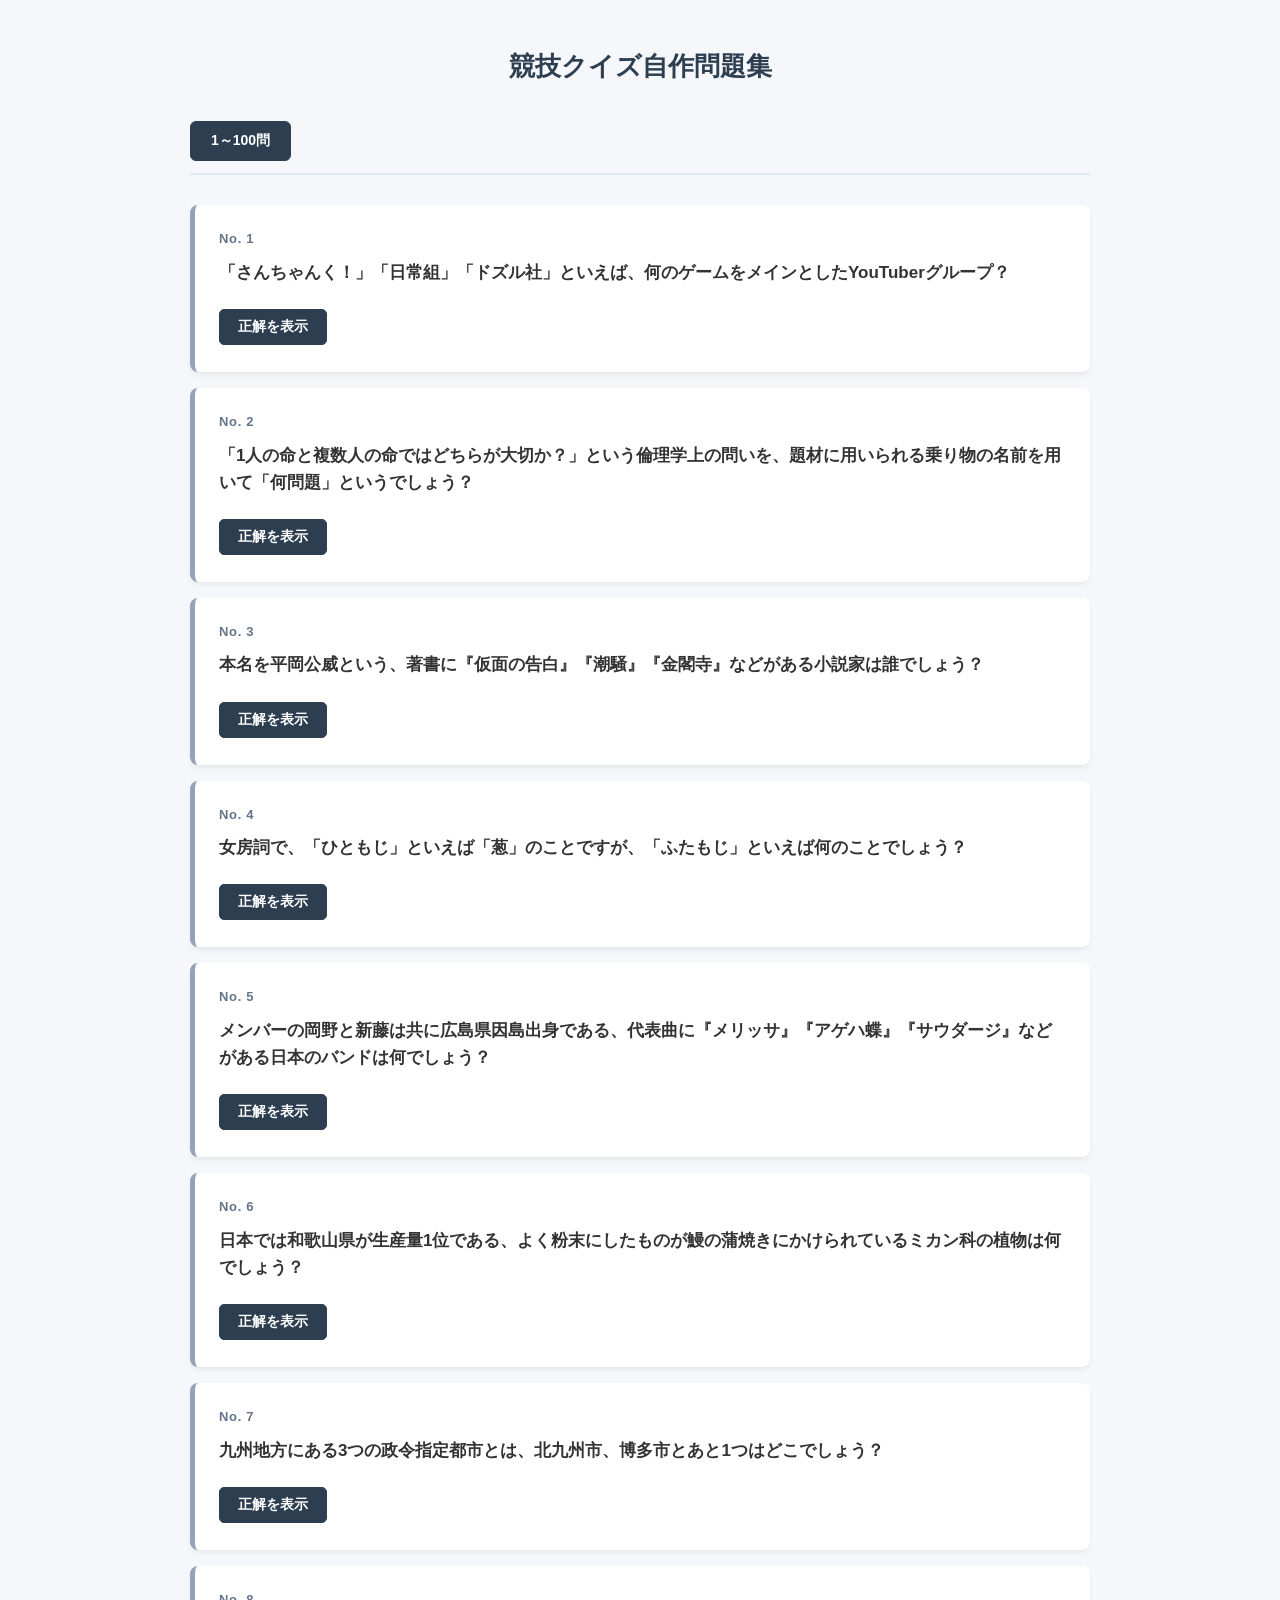
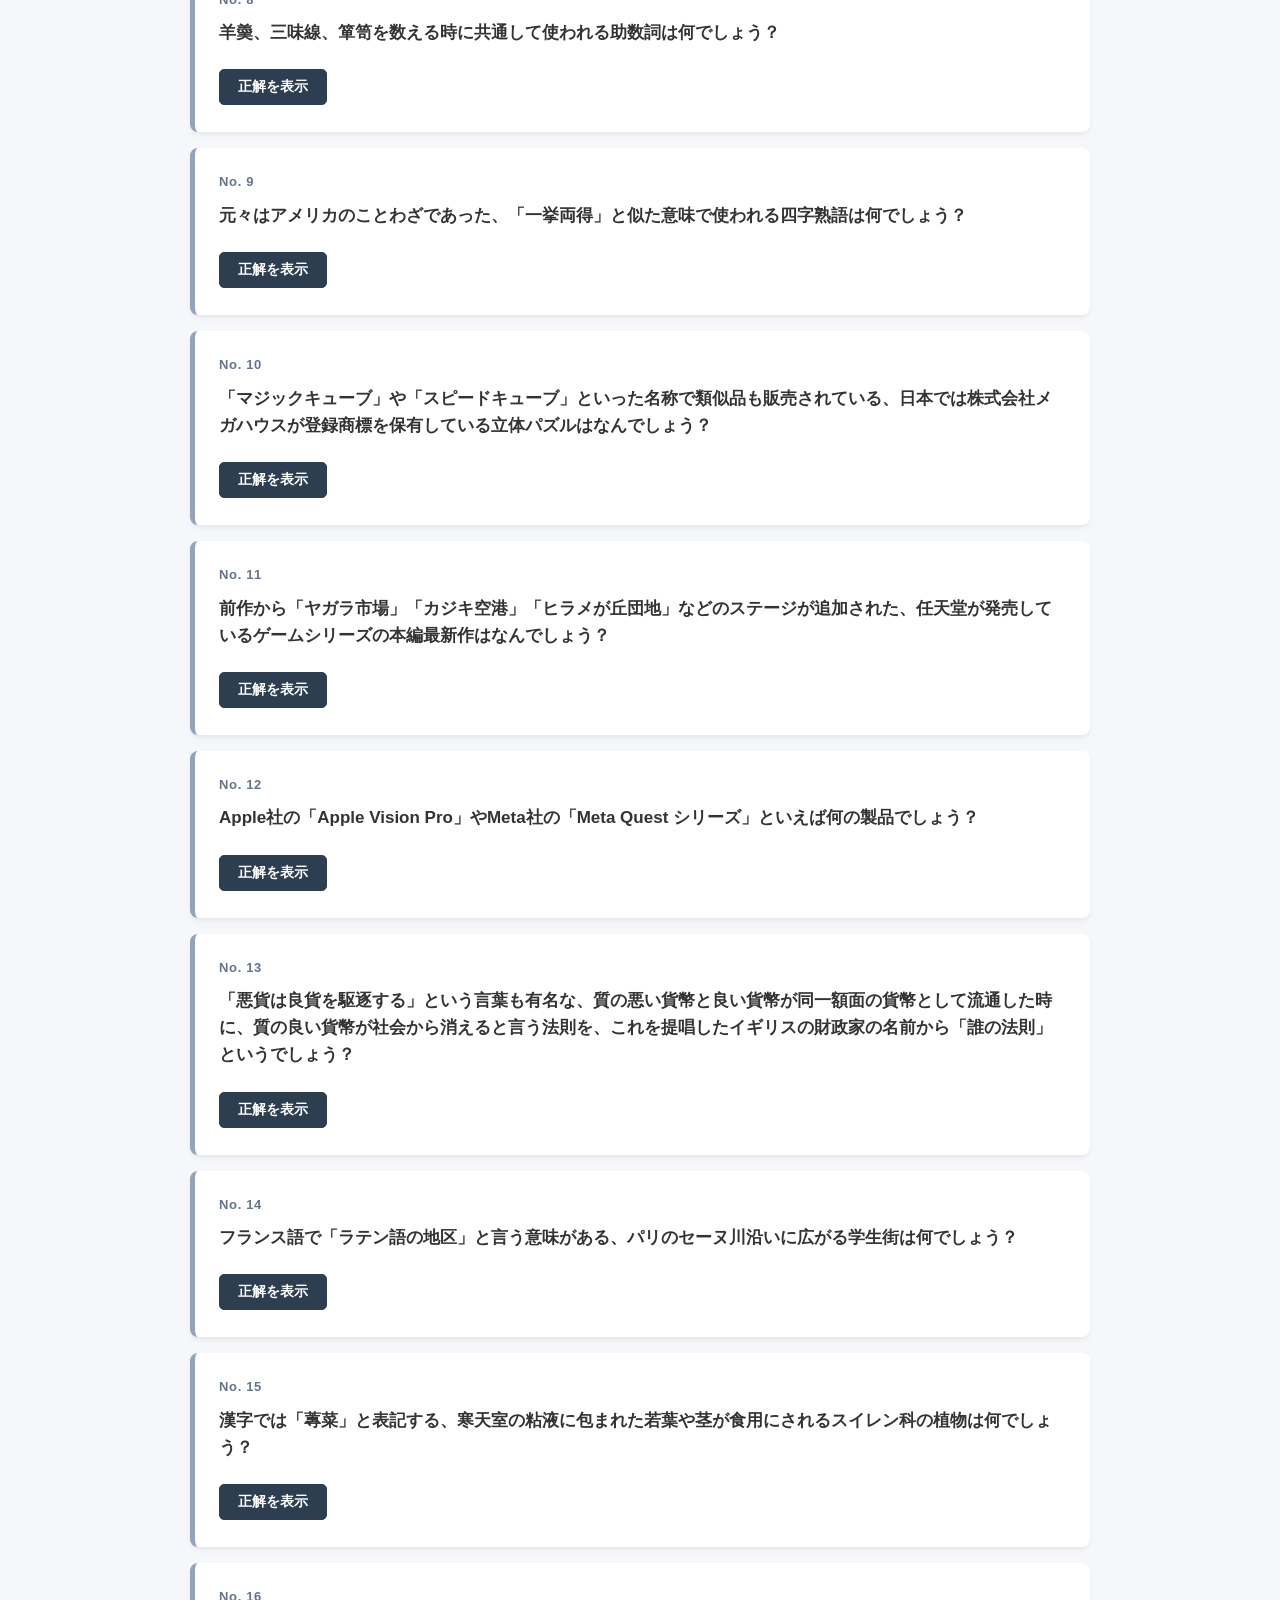
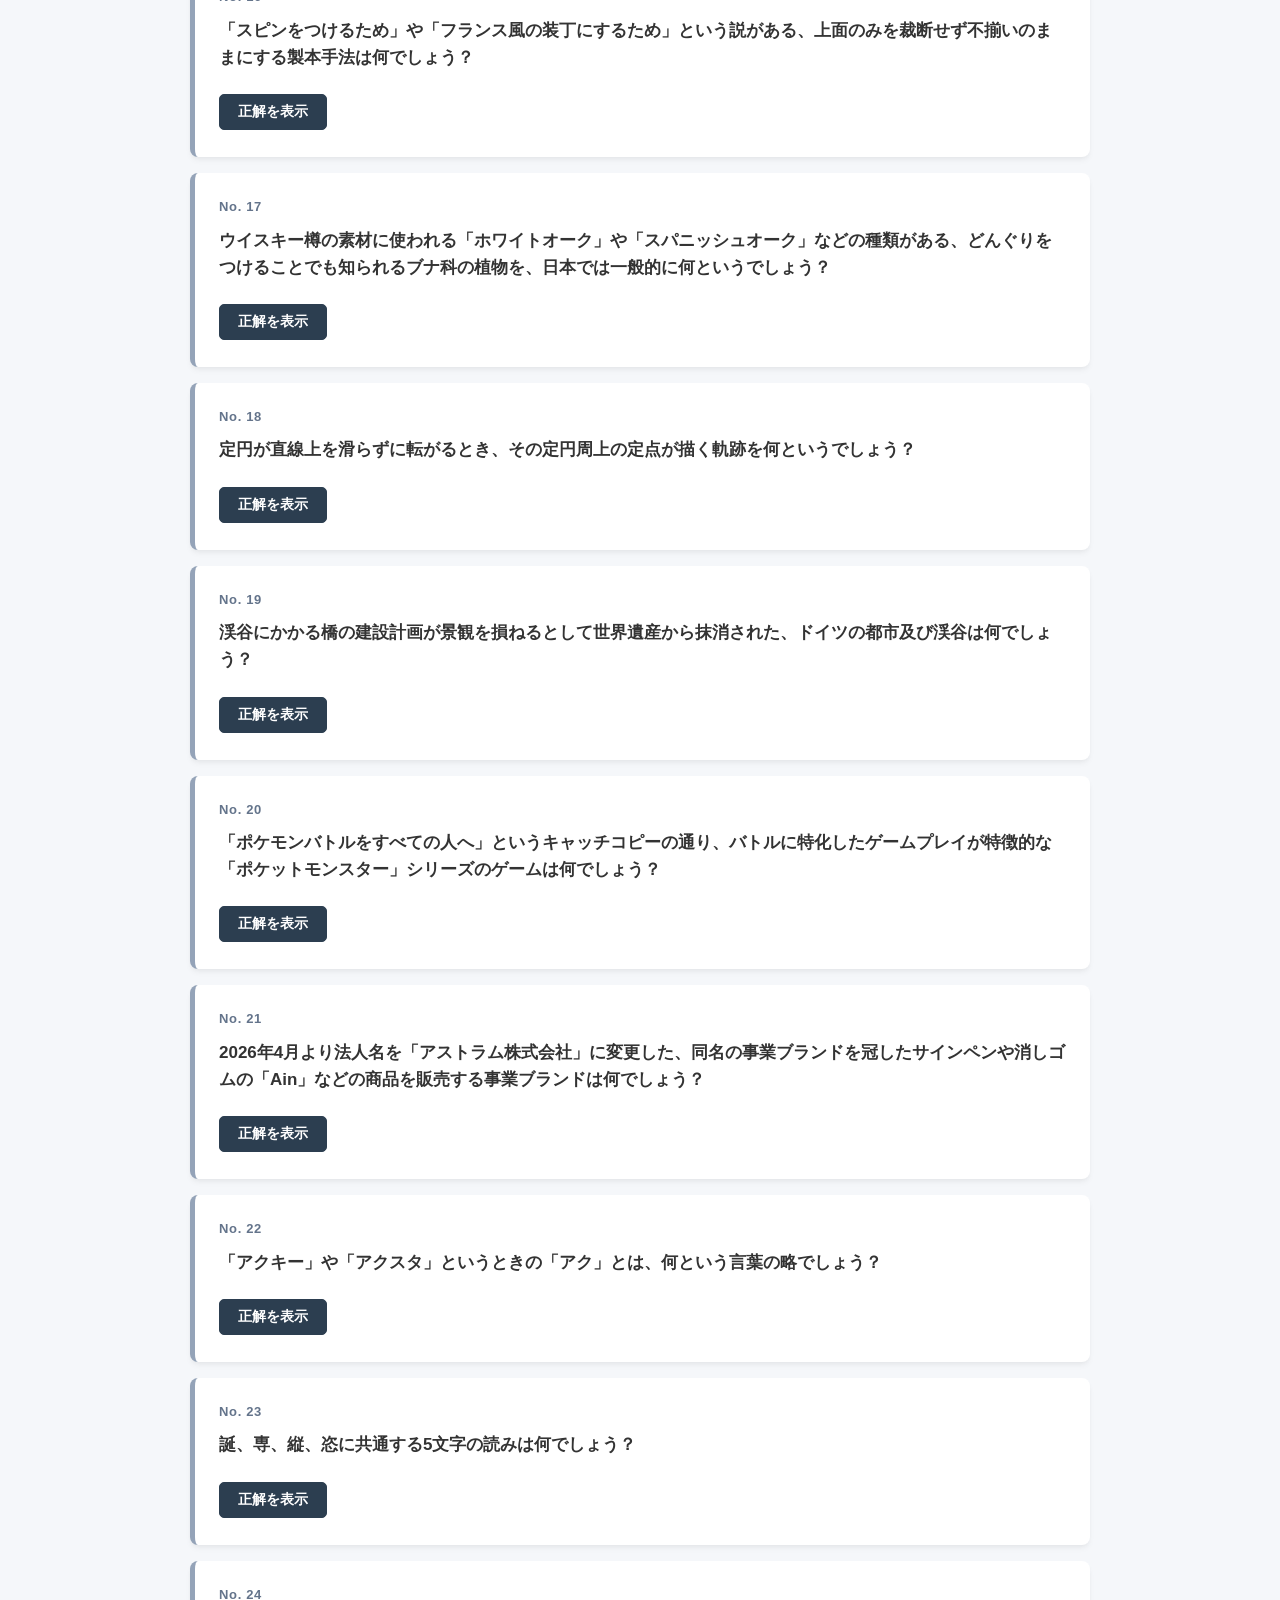
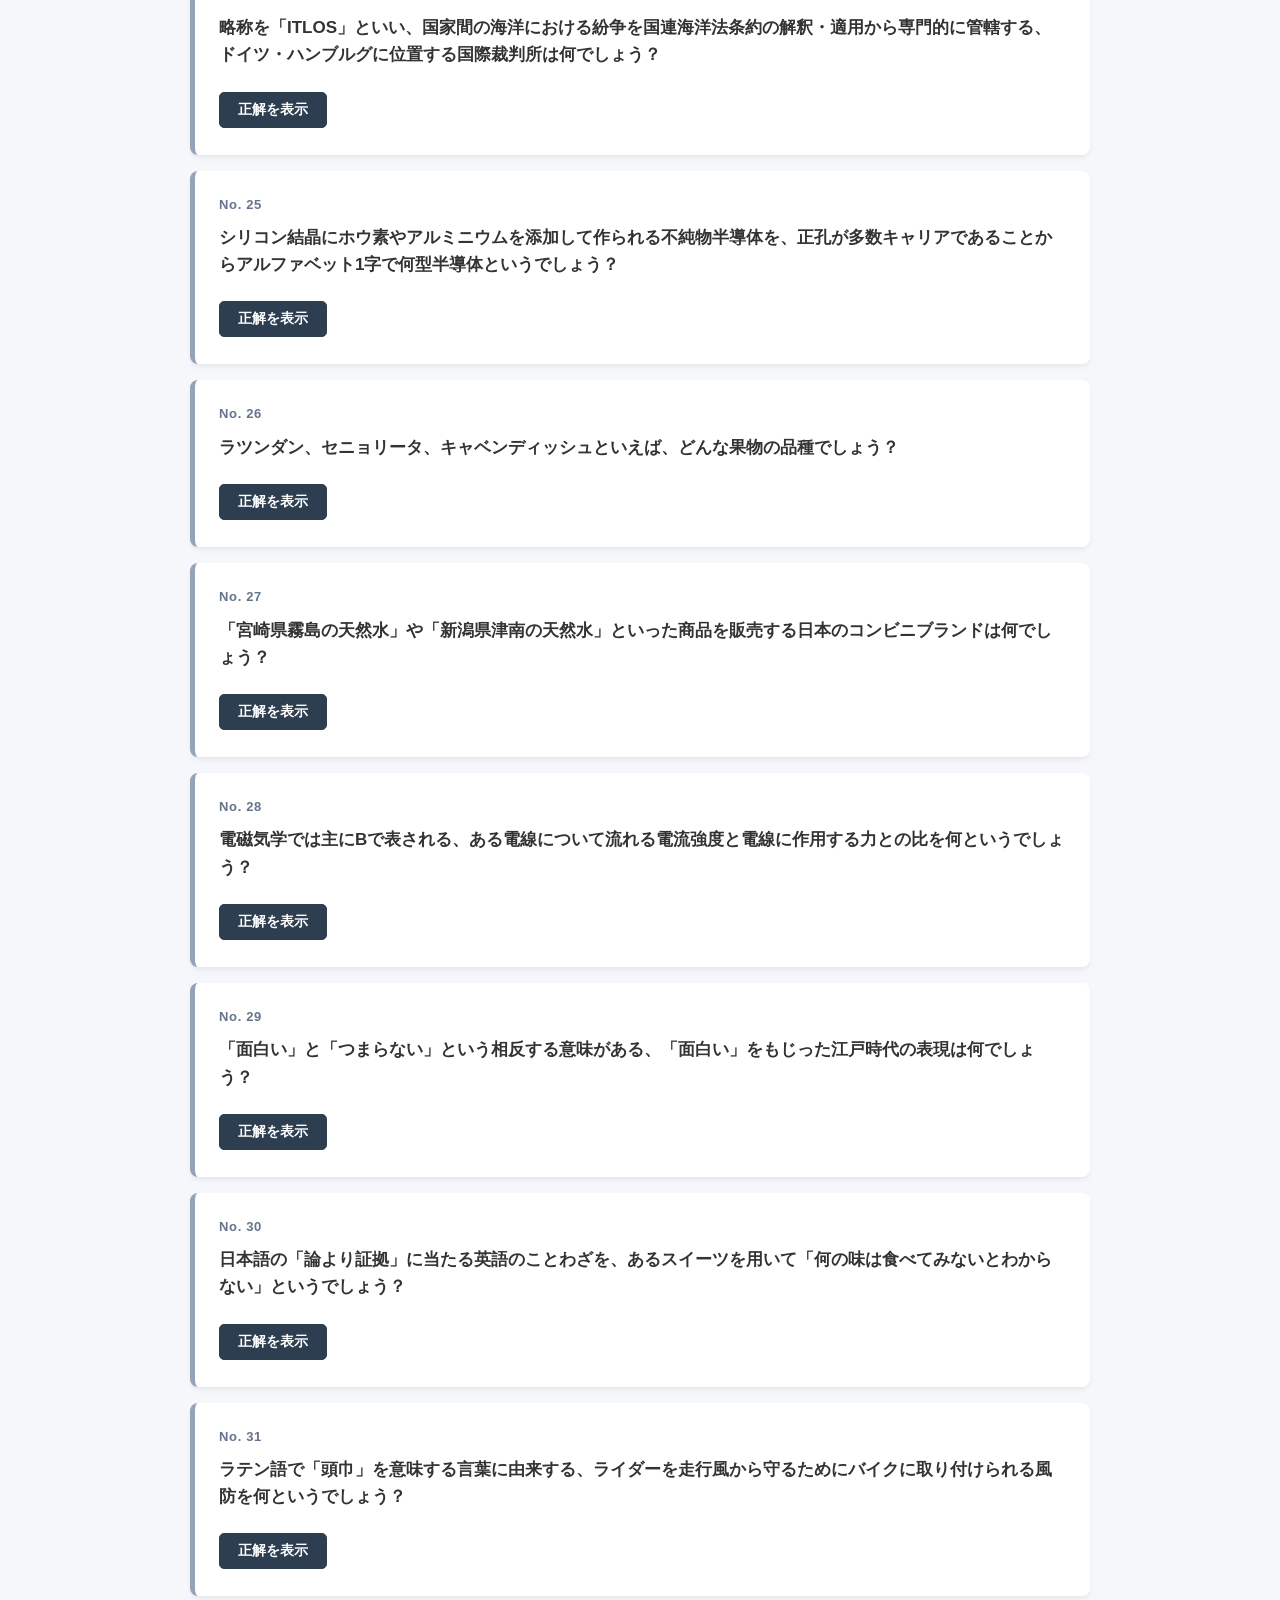
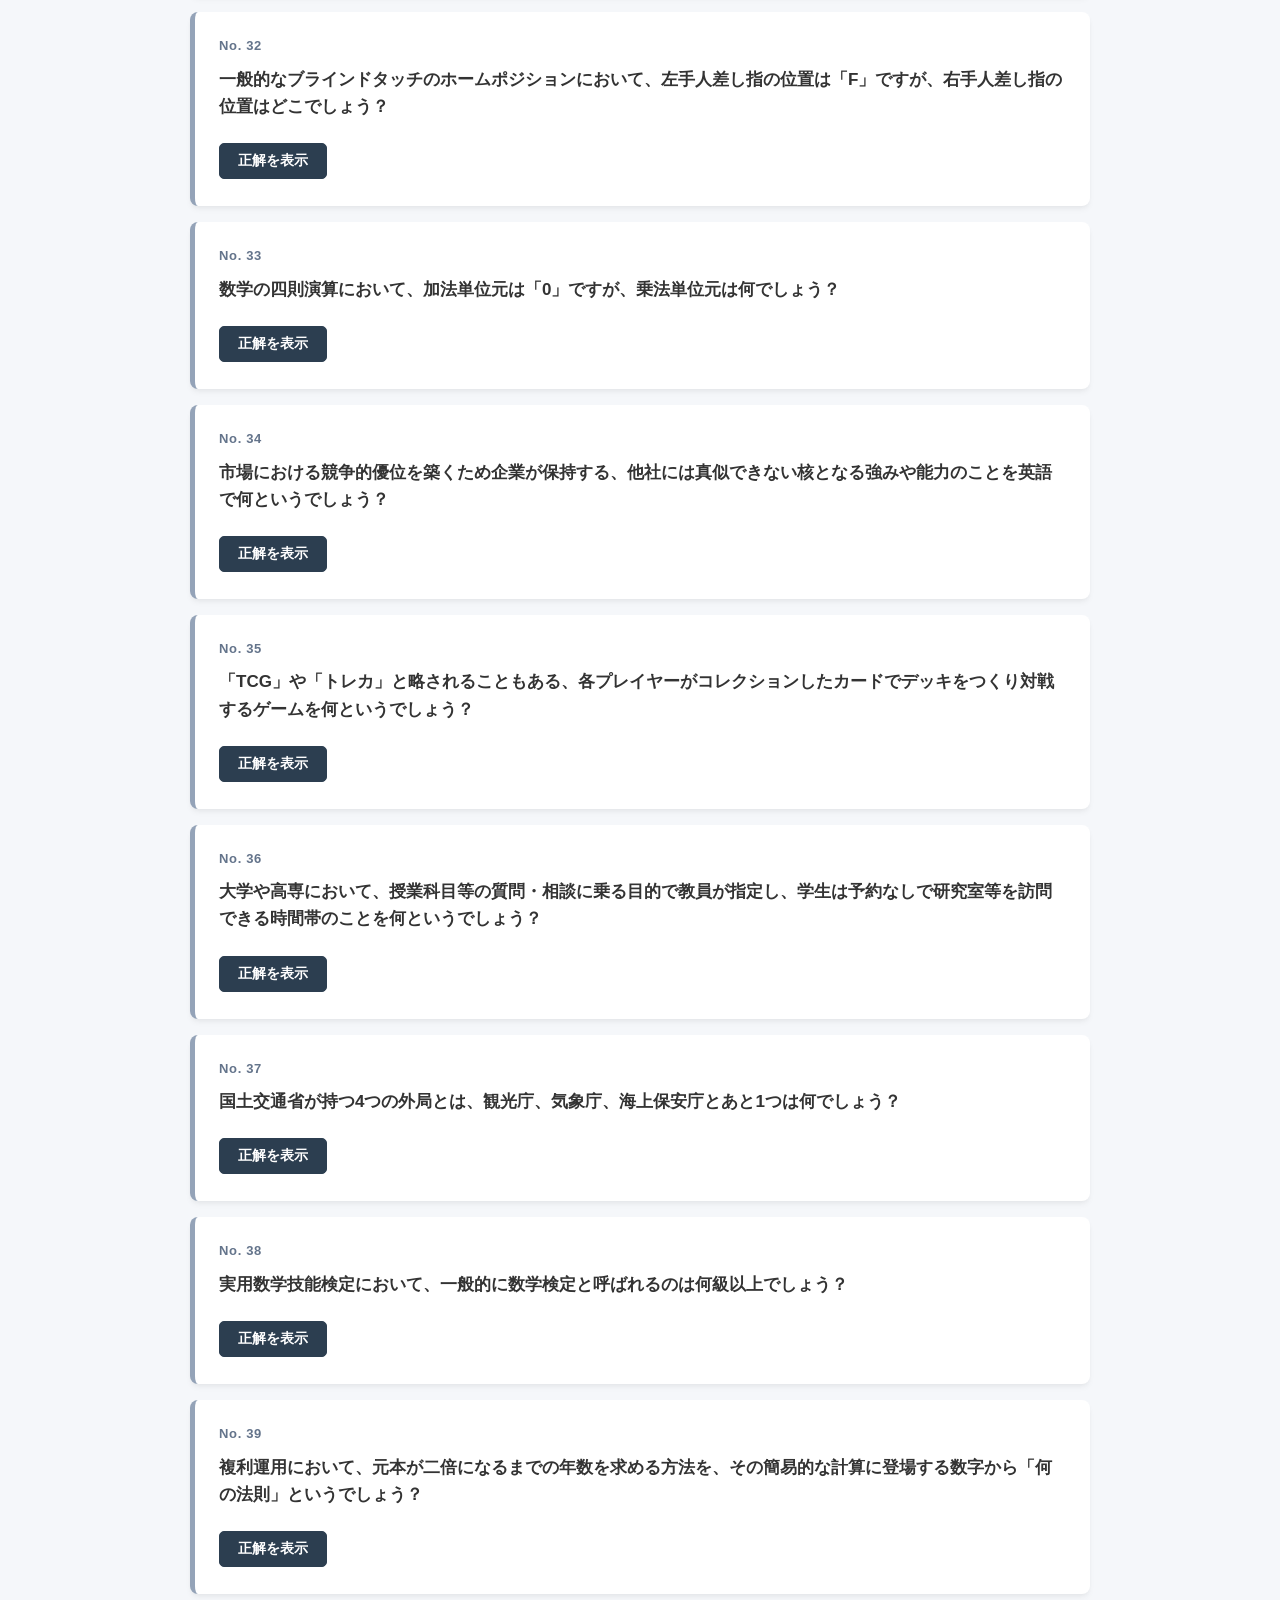
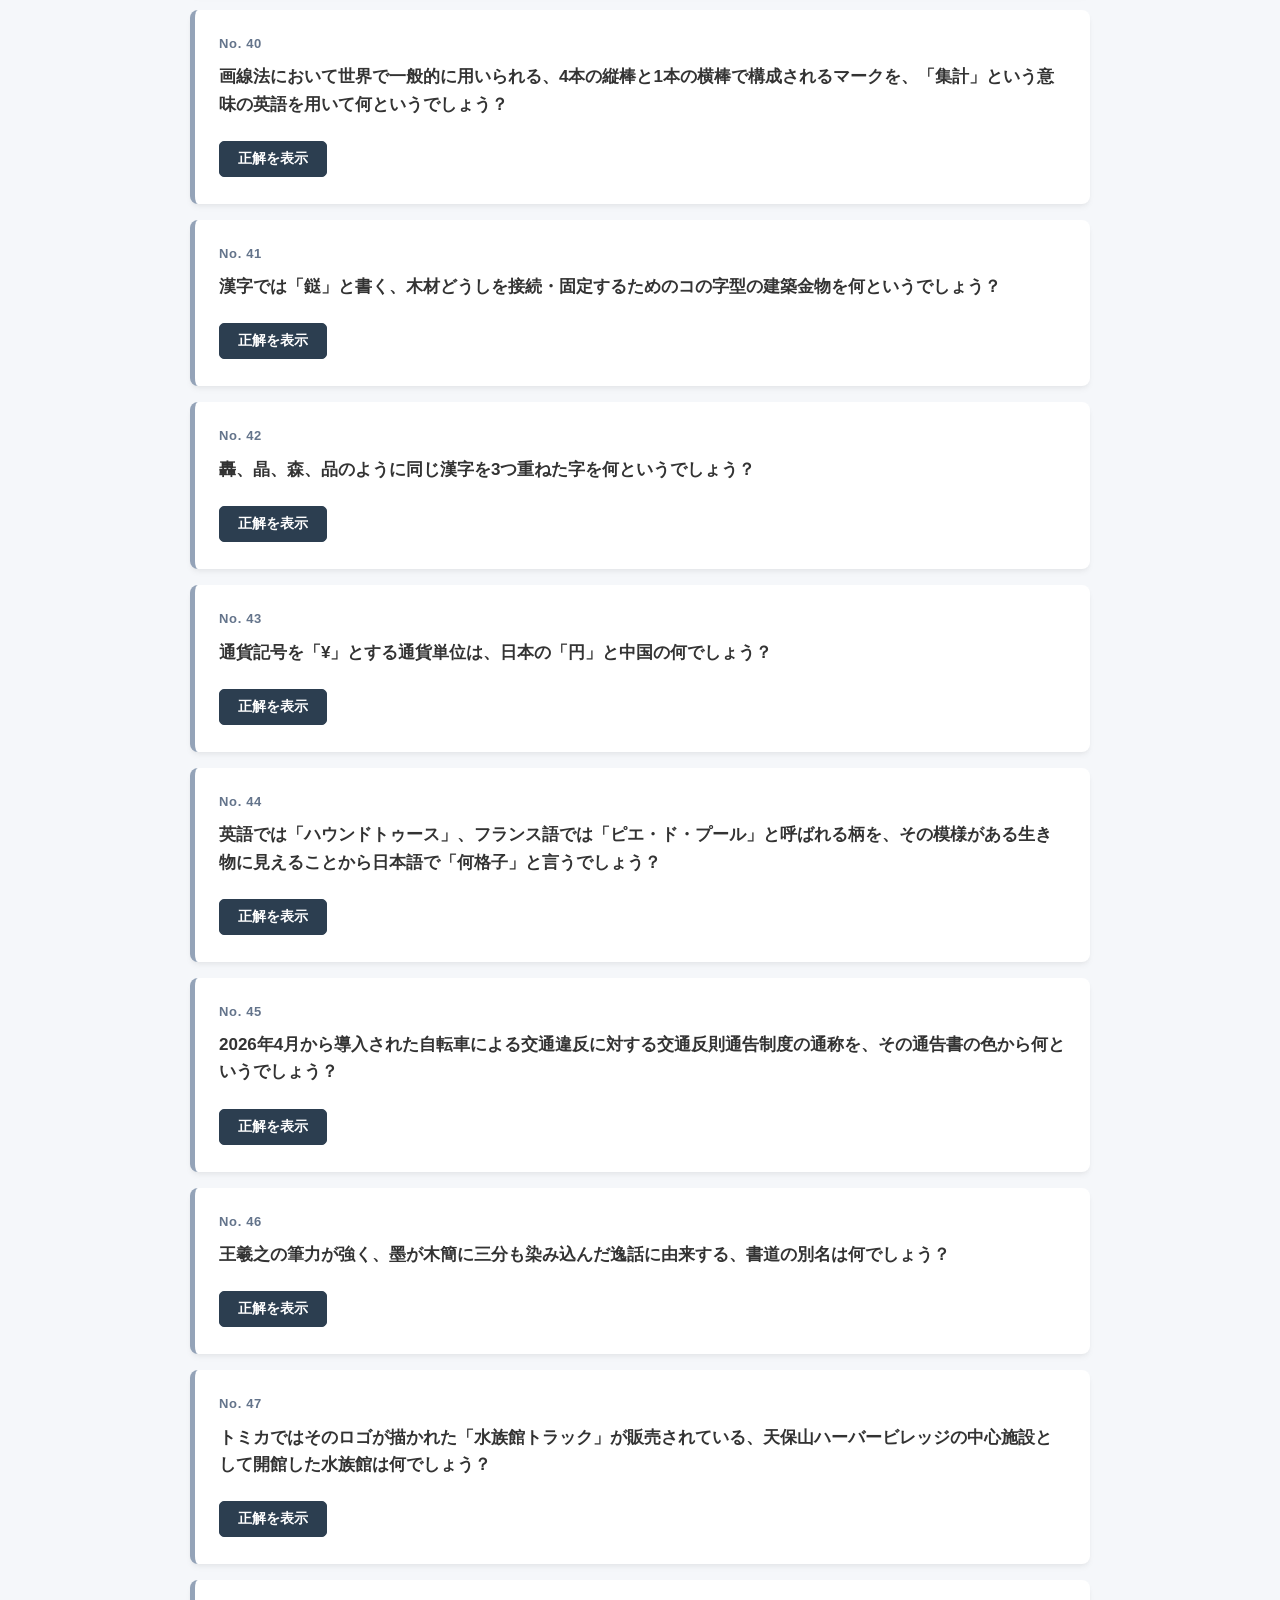
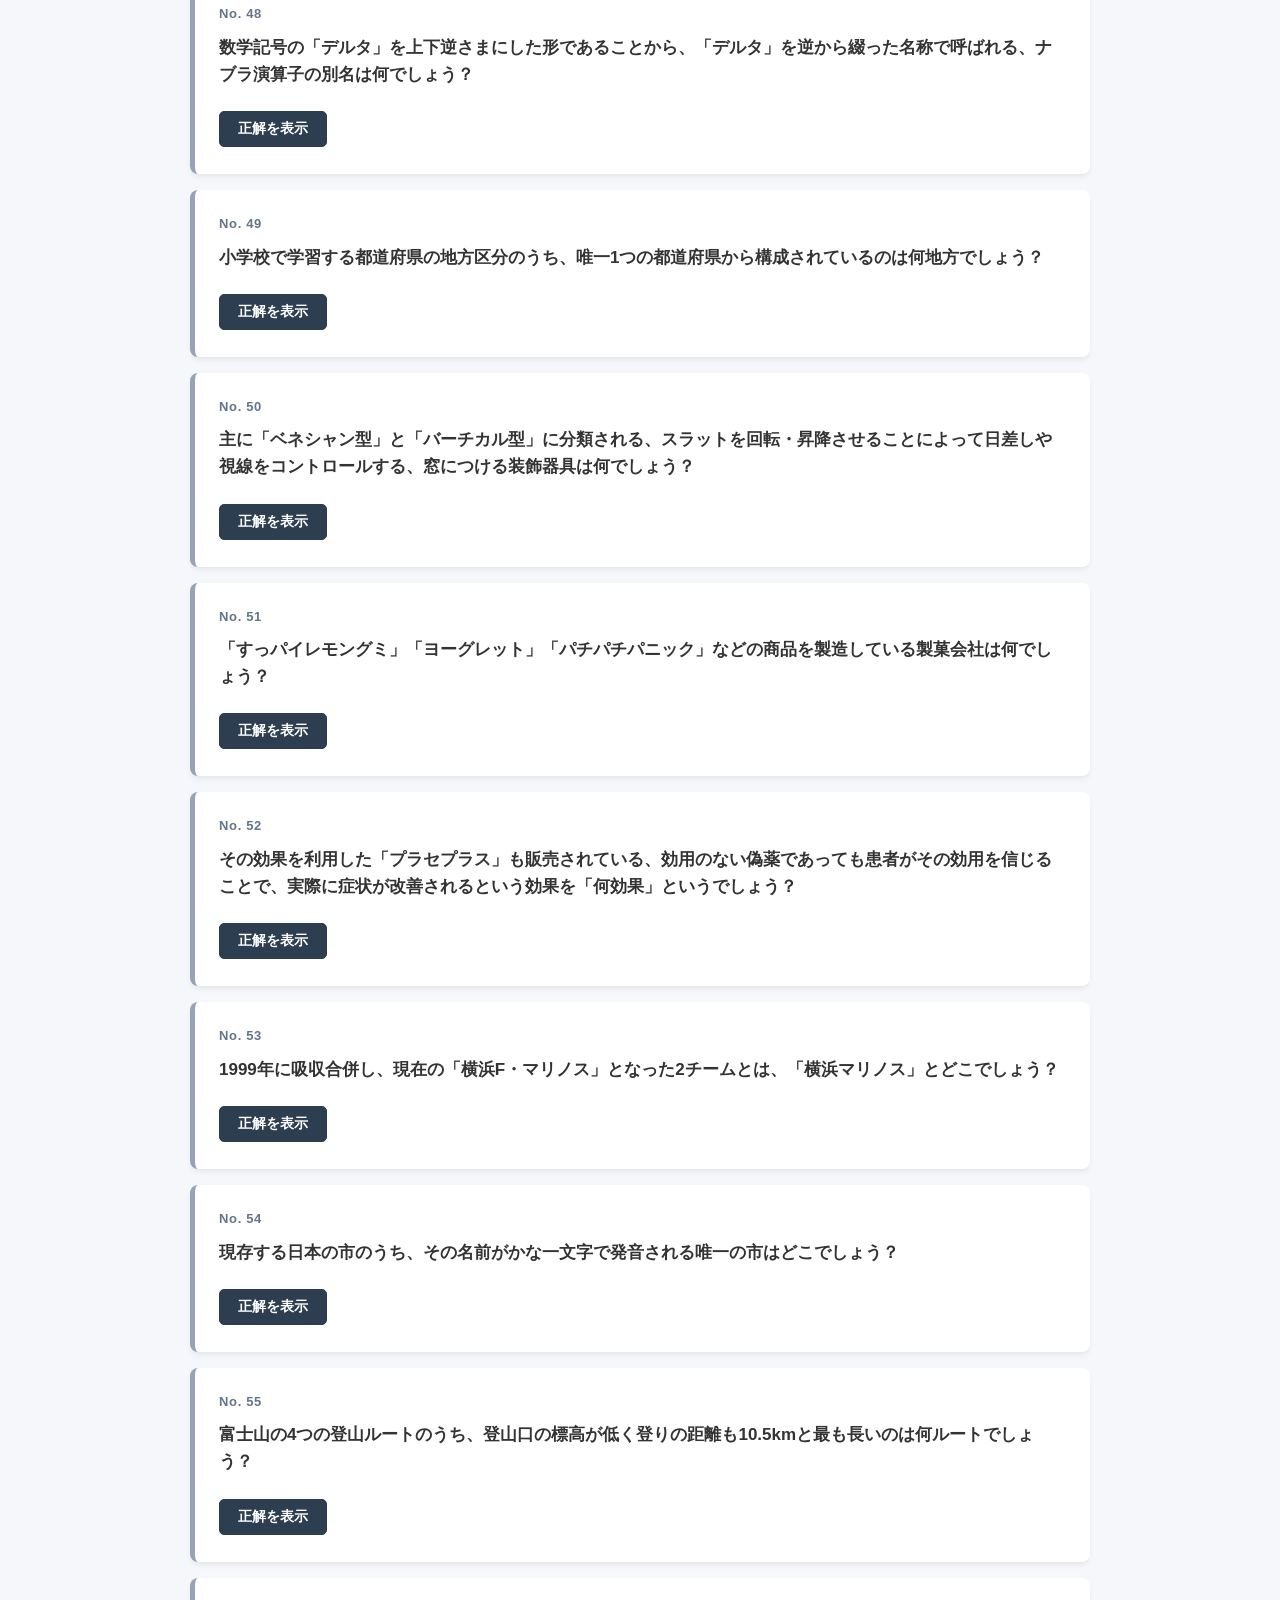
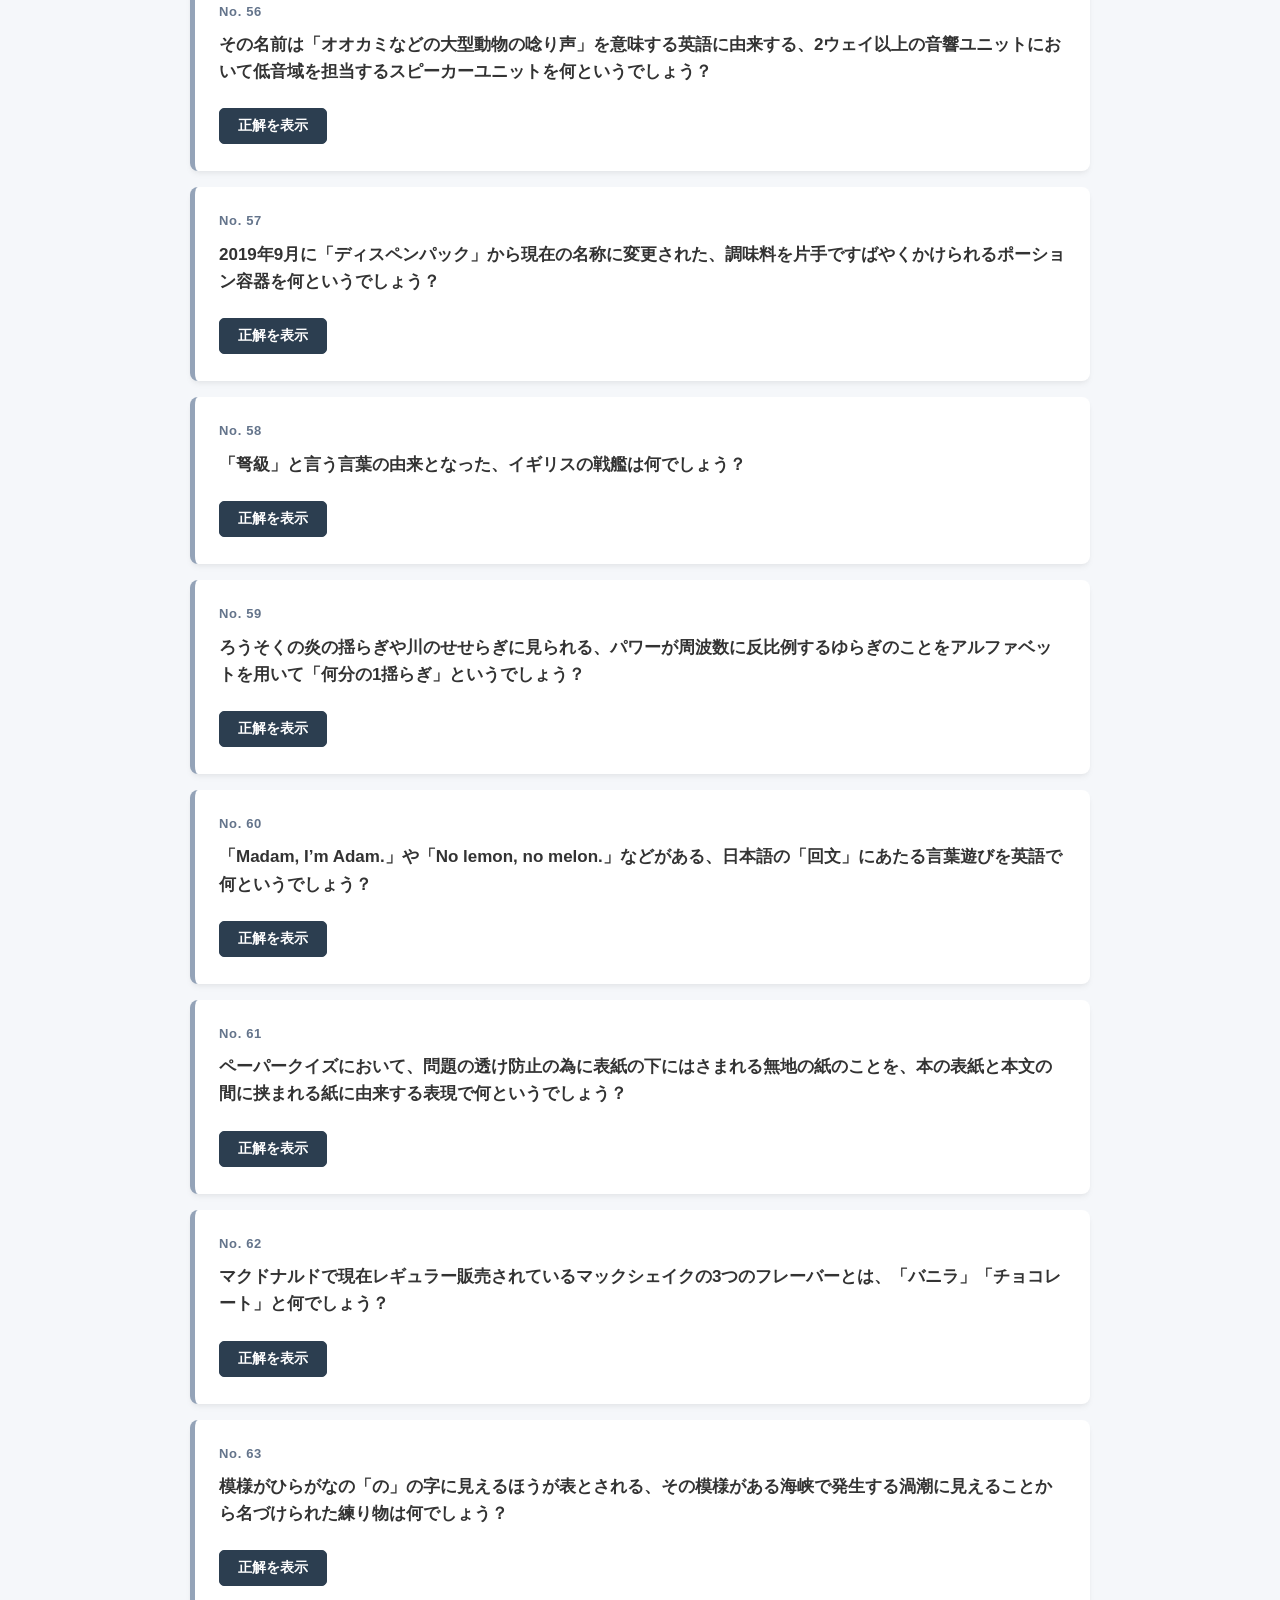
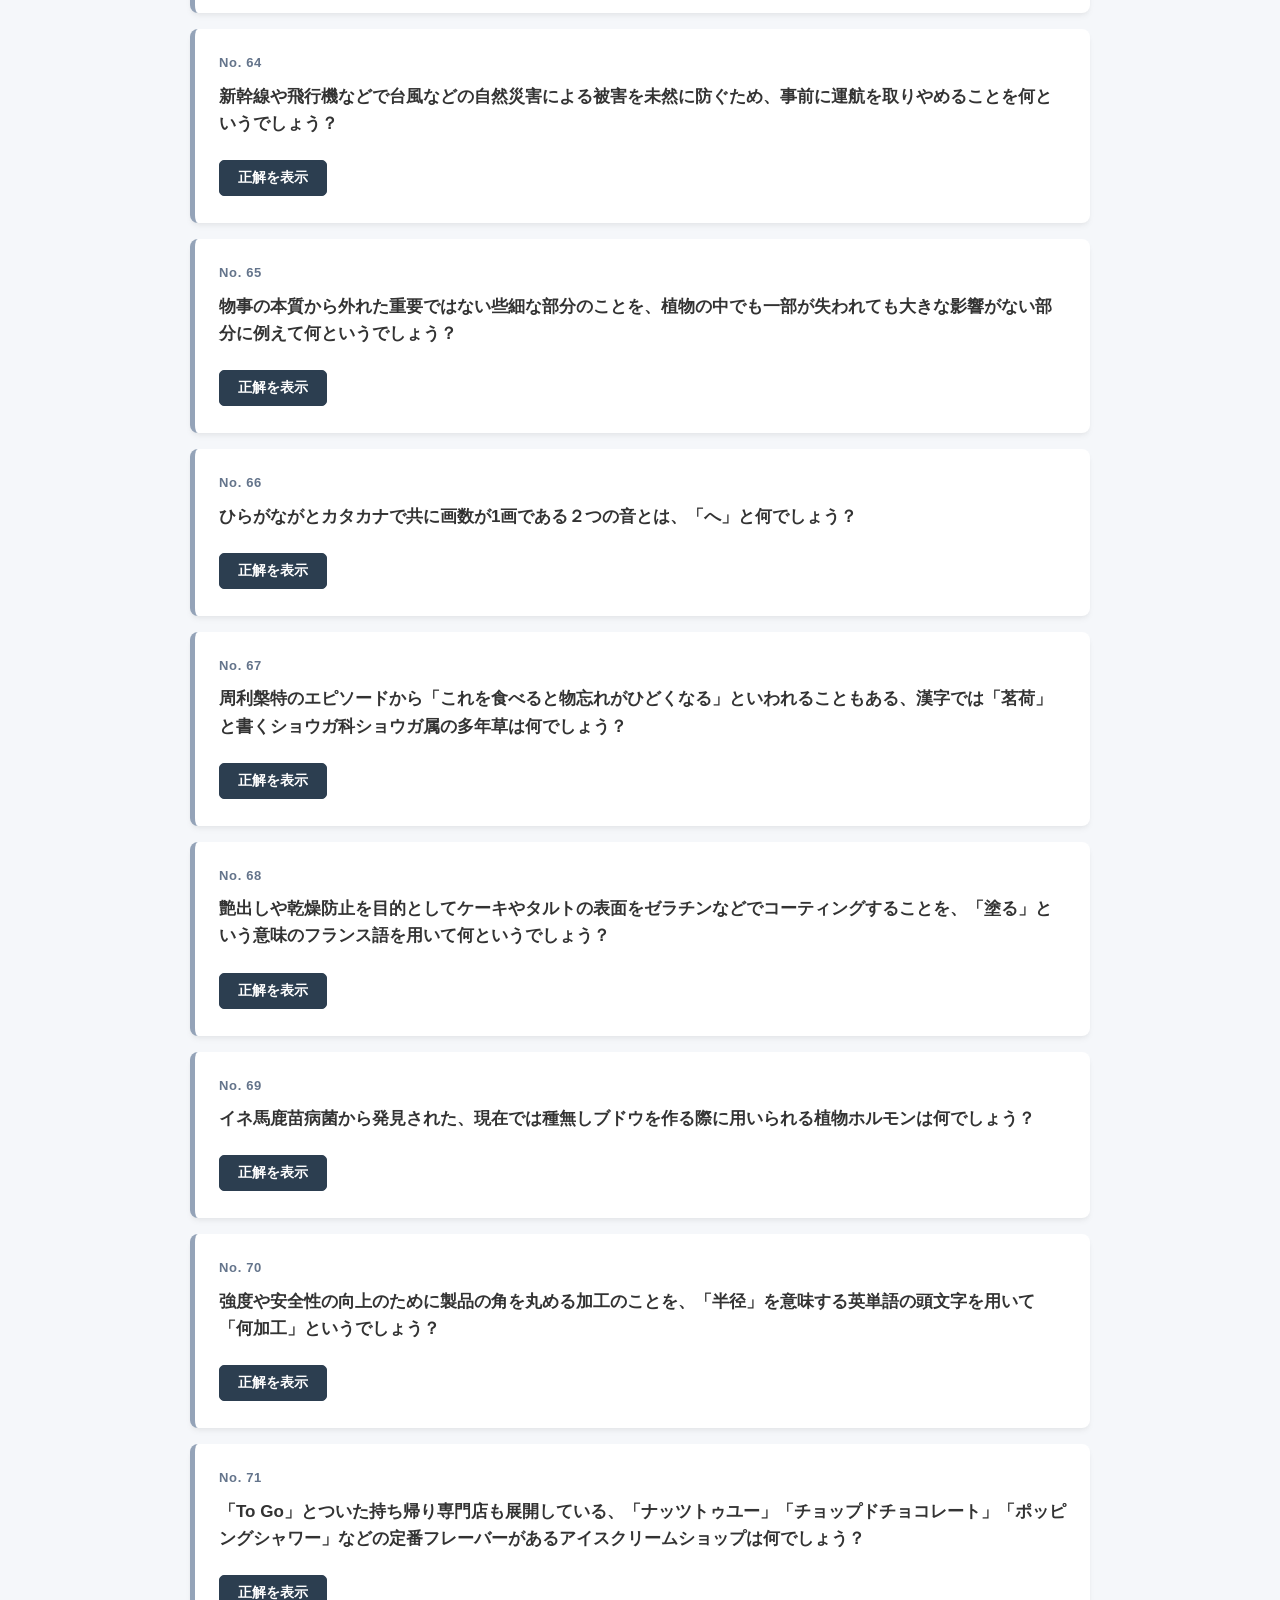
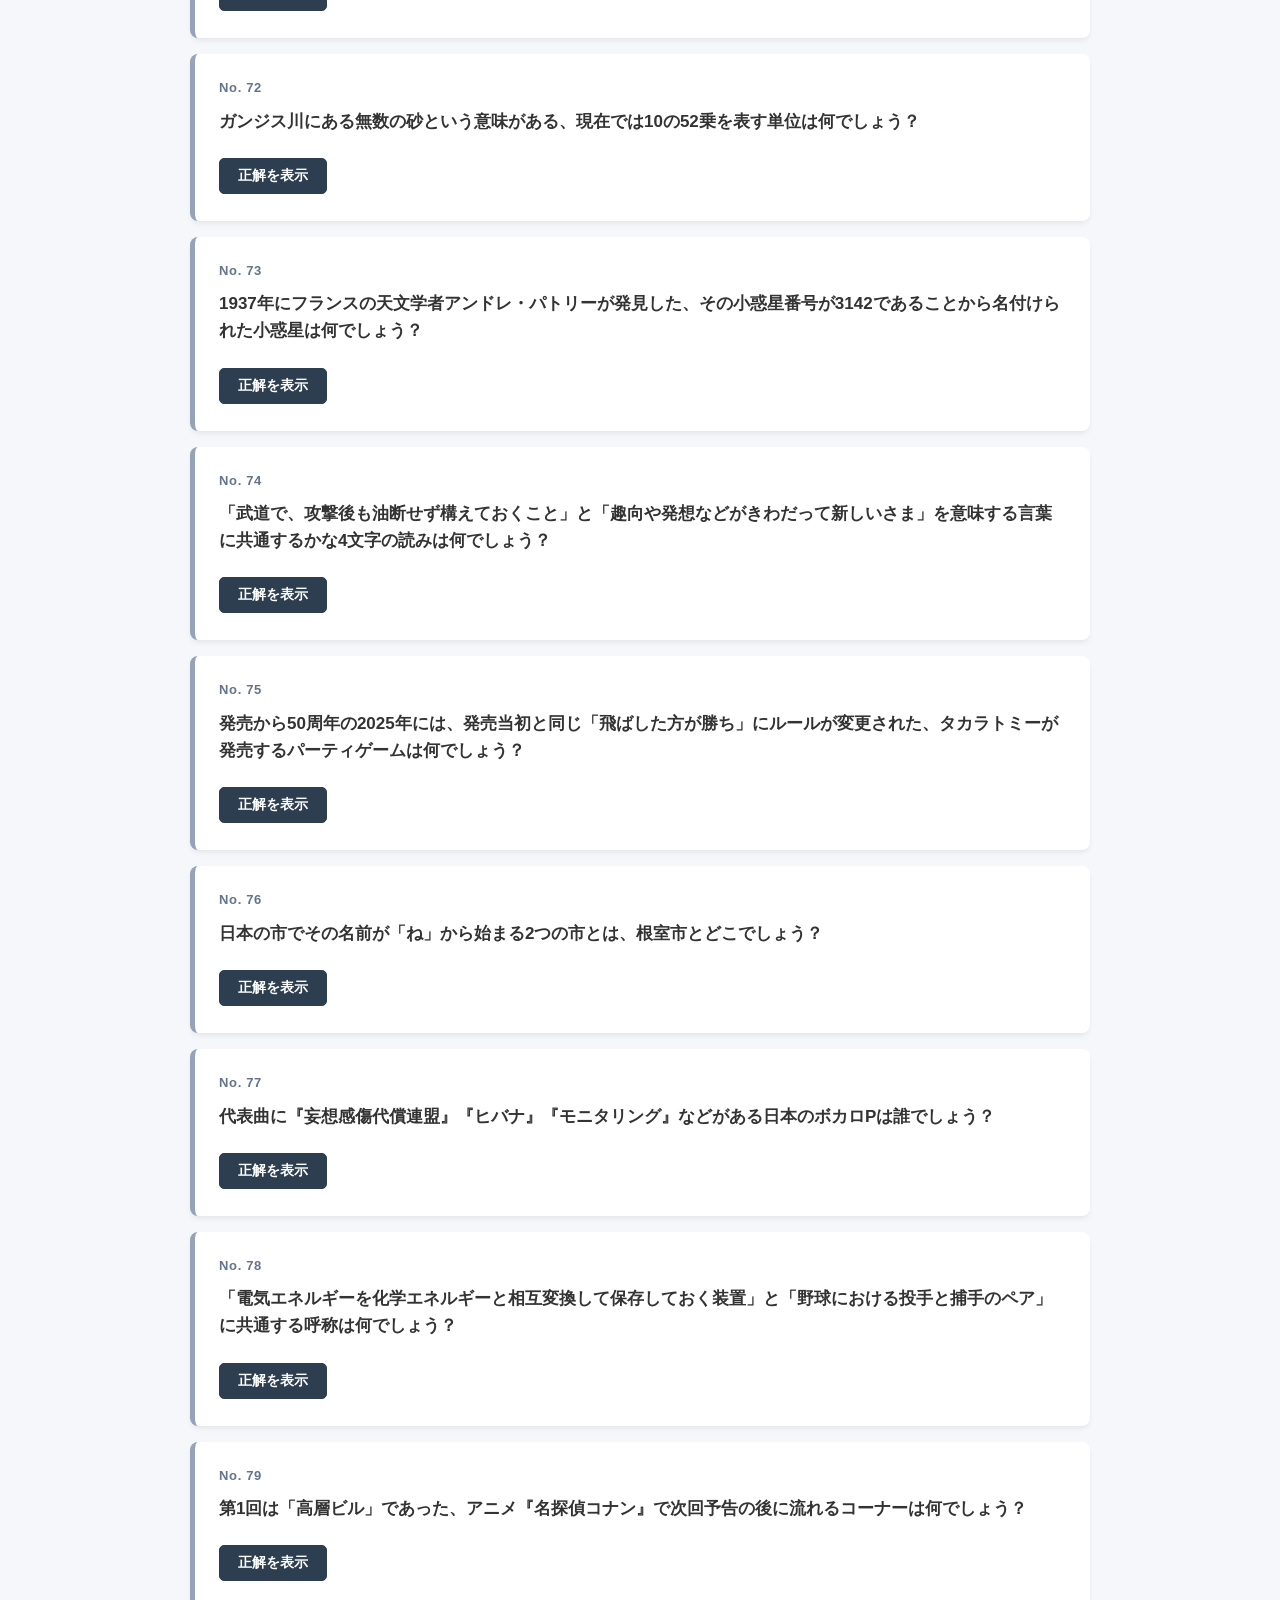
<file: index.html>
<!DOCTYPE html>
<html lang="ja">
<head>
    <meta charset="UTF-8">
    <meta name="viewport" content="width=device-width, initial-scale=1.0">
    <title>競技クイズ自作問題集</title>

    <!-- ★ここからOGP設定（小窓表示のためのコード）★ -->
    <meta property="og:url" content="https://bloom2865.github.io/my-quiz-site/自作クイズ公開ページ.html" />
    <meta property="og:type" content="website" />
    <meta property="og:title" content="競技クイズ自作問題集" />
    <meta property="og:description" content="自作の競技クイズ問題をまとめたページです。100問ごとに挑戦できます。" />
    <meta property="og:image" content="https://bloom2865.github.io/my-quiz-site/自作クイズ公開ページ.html/ogp-image.png" />
    
    <!-- X（旧Twitter）用の設定 -->
    <meta name="twitter:card" content="summary_large_image" />
    <!-- ★ここまで★ -->
     
    <!-- 外部CSSファイルの読み込み -->
    <link rel="stylesheet" href="自作クイズ公開ページ.css">
</head>
<body>

    <h1>競技クイズ自作問題集</h1>

    <!-- 100問ごとのタブが自動生成される場所 -->
    <div id="tabContainer" class="tab-container"></div>

    <!-- クイズ一覧が表示される場所 -->
    <div id="quizContainer">問題を読み込んでいます...</div>

    <script>
        let allQuizzes = [];
        const ITEMS_PER_PAGE = 100; // 1タブあたりの表示問題数

        // 1. 指定されたJSONファイルを読み込む関数
        async function loadQuizData() {
            try {
                // 「クイズ問題集.json」を取得
                const response = await fetch('クイズ問題集.json');
                if (!response.ok) throw new Error('ファイルの読み込みに失敗しました');
                
                allQuizzes = await response.json();
                
                if (allQuizzes.length > 0) {
                    createTabs();      // タブの生成
                    displayQuizzes(0); // 最初の100問を表示
                } else {
                    document.getElementById('quizContainer').textContent = '問題データが空です。';
                }
            } catch (error) {
                document.getElementById('quizContainer').textContent = 'エラー: 問題データを読み込めませんでした。「クイズ問題集.json」ファイルが正しい形式で配置されているか確認してください。';
                console.error(error);
            }
        }

        // 2. 問題数に応じてタブを自動生成する関数
        function createTabs() {
            const tabContainer = document.getElementById('tabContainer');
            const totalItems = allQuizzes.length;
            const tabCount = Math.ceil(totalItems / ITEMS_PER_PAGE);

            for (let i = 0; i < tabCount; i++) {
                const start = i * ITEMS_PER_PAGE + 1;
                const end = Math.min((i + 1) * ITEMS_PER_PAGE, totalItems);
                
                const button = document.createElement('button');
                button.className = `tab-button ${i === 0 ? 'active' : ''}`;
                button.textContent = `${start}～${end}問`;
                
                button.addEventListener('click', () => {
                    // タブの選択状態（見た目）を切り替え
                    document.querySelectorAll('.tab-button').forEach(btn => btn.classList.remove('active'));
                    button.classList.add('active');
                    
                    // クイズを表示して画面の最上部にスクロール
                    displayQuizzes(i);
                    window.scrollTo(0, 0);
                });
                tabContainer.appendChild(button);
            }
        }

        // 3. クイズカードを生成して表示する関数
        function displayQuizzes(pageIndex) {
            const container = document.getElementById('quizContainer');
            container.innerHTML = ''; 

            const start = pageIndex * ITEMS_PER_PAGE;
            const end = start + ITEMS_PER_PAGE;
            const currentQuizzes = allQuizzes.slice(start, end);

            currentQuizzes.forEach((quiz) => {
                const card = document.createElement('div');
                card.className = 'quiz-card';

                // 問題番号の表示
                const header = document.createElement('div');
                header.className = 'quiz-header';
                header.textContent = `No. ${quiz.number || ''}`;
                card.appendChild(header);

                // 問題文の表示
                const qDiv = document.createElement('div');
                qDiv.className = 'quiz-question';
                qDiv.textContent = quiz.question;
                card.appendChild(qDiv);

                // ボタンと答えを表示するエリア
                const actionArea = document.createElement('div');
                actionArea.className = 'action-area';

                // 「正解を表示」ボタン
                const btn = document.createElement('button');
                btn.className = 'show-answer-btn';
                btn.textContent = '正解を表示';
                
                // 答えのテキストボックス
                const aDiv = document.createElement('div');
                aDiv.className = 'answer-box';
                aDiv.textContent = quiz.answer;

                // ボタンクリックで表示・非表示を切り替える（トグル機能）
                btn.addEventListener('click', () => {
                    if (aDiv.style.display === 'block') {
                        aDiv.style.display = 'none';
                        btn.textContent = '正解を表示';
                    } else {
                        aDiv.style.display = 'block';
                        btn.textContent = '正解を隠す';
                    }
                });

                actionArea.appendChild(btn);
                actionArea.appendChild(aDiv);
                card.appendChild(actionArea);

                container.appendChild(card);
            });
        }

        // ページを開いたときにJSONの読み込みを開始
        loadQuizData();
    </script>
</body>
</html>
</file>
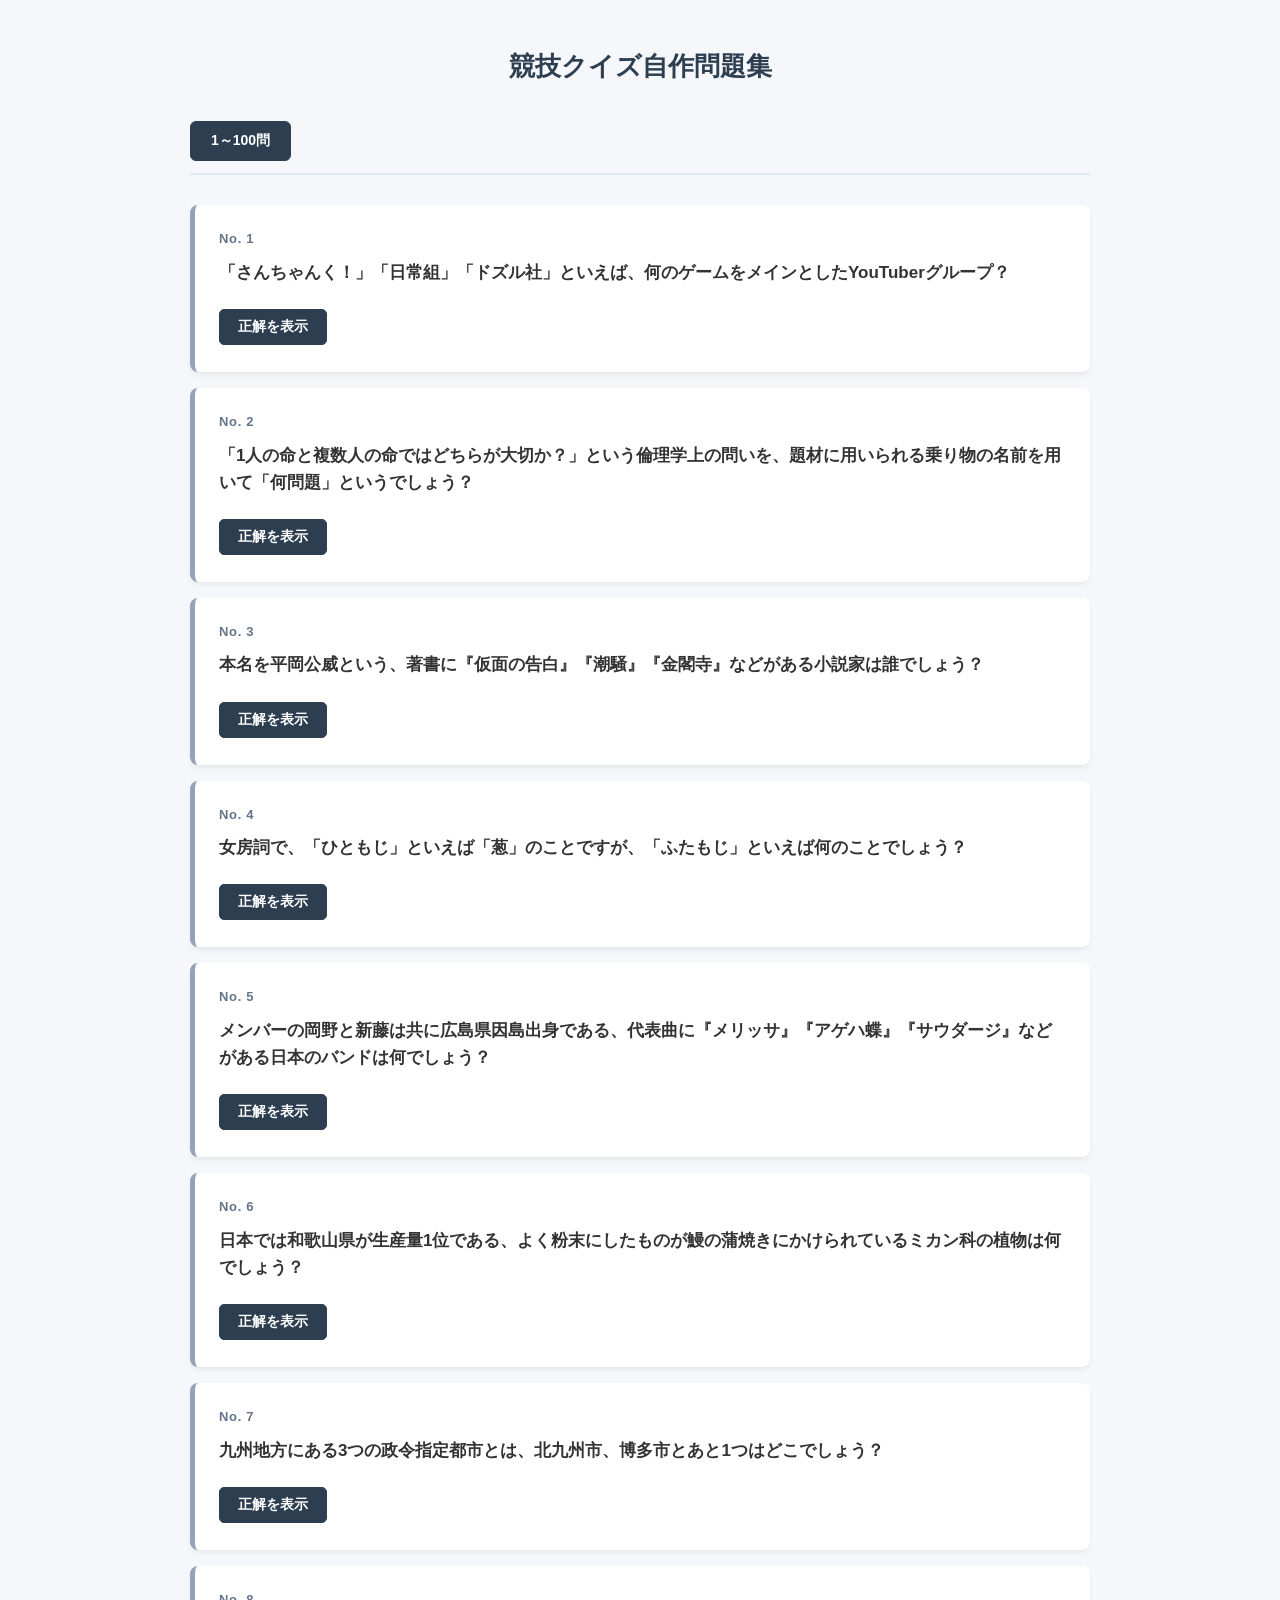
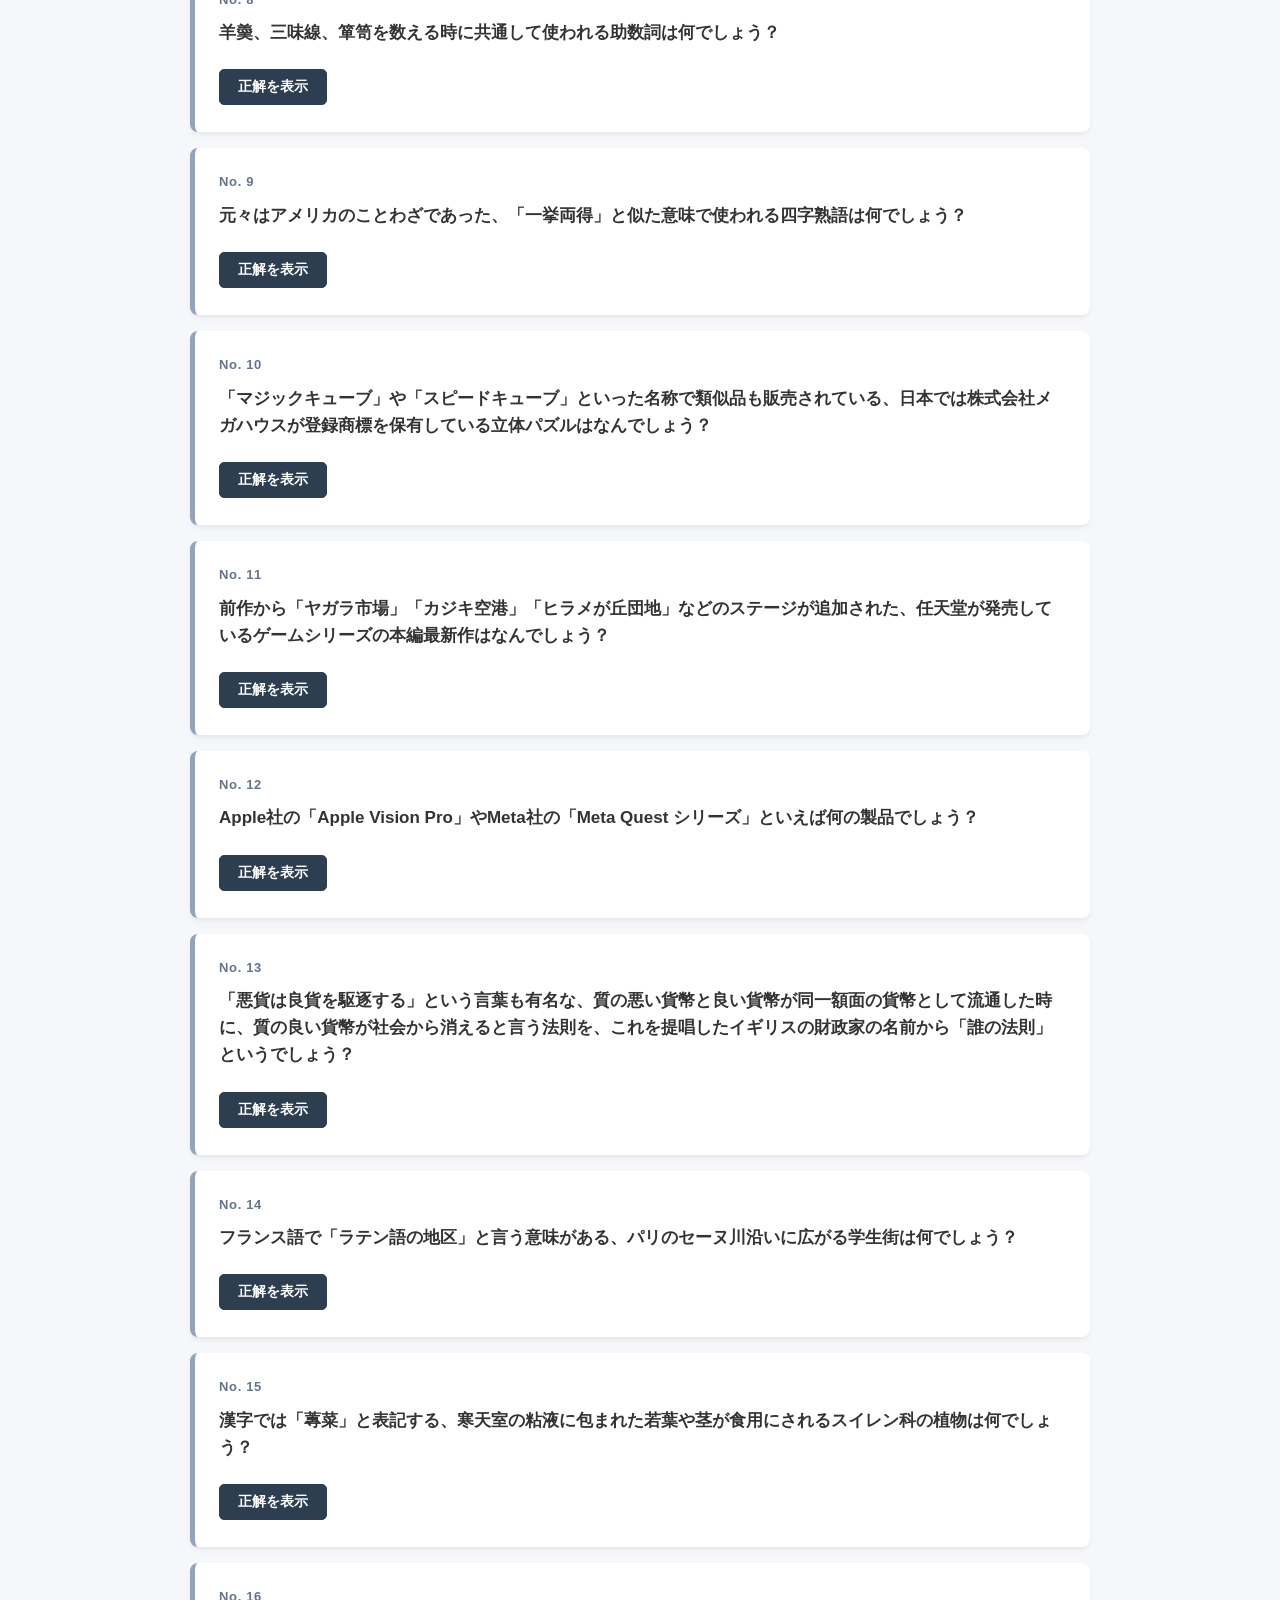
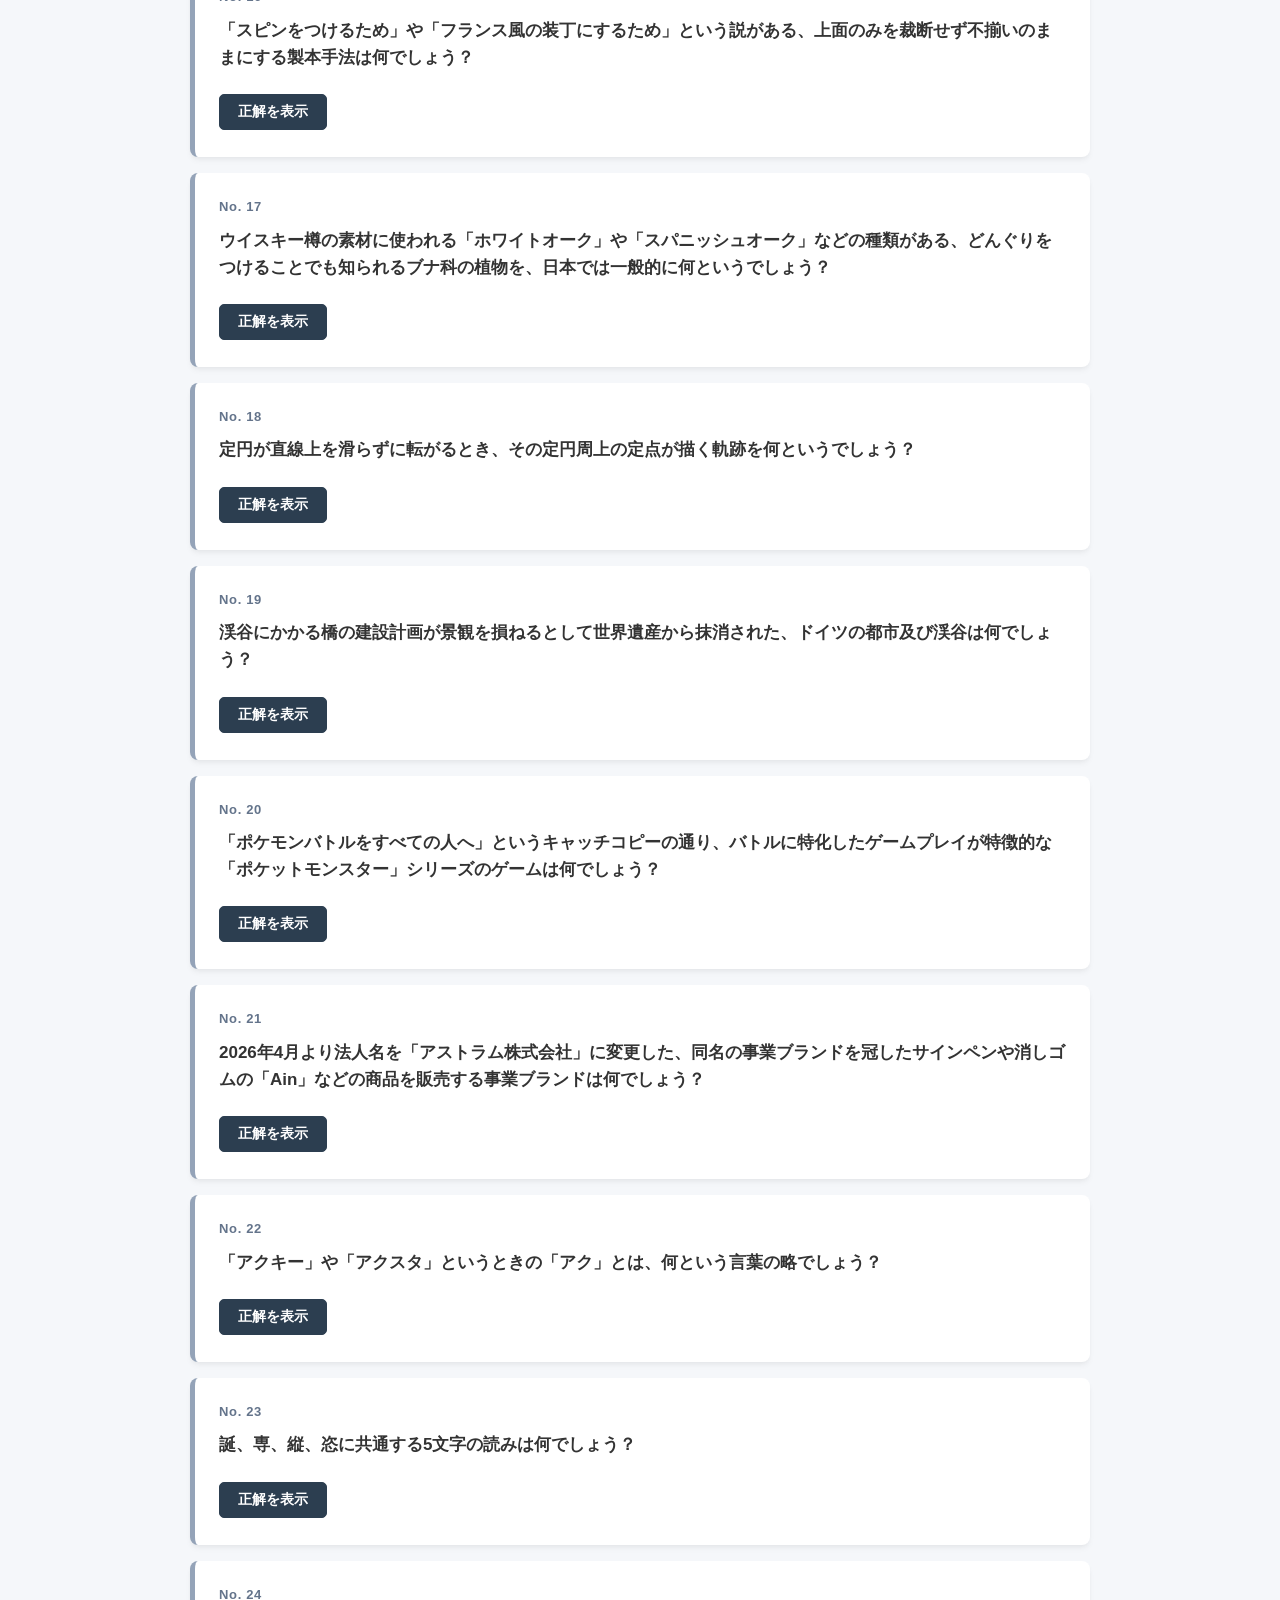
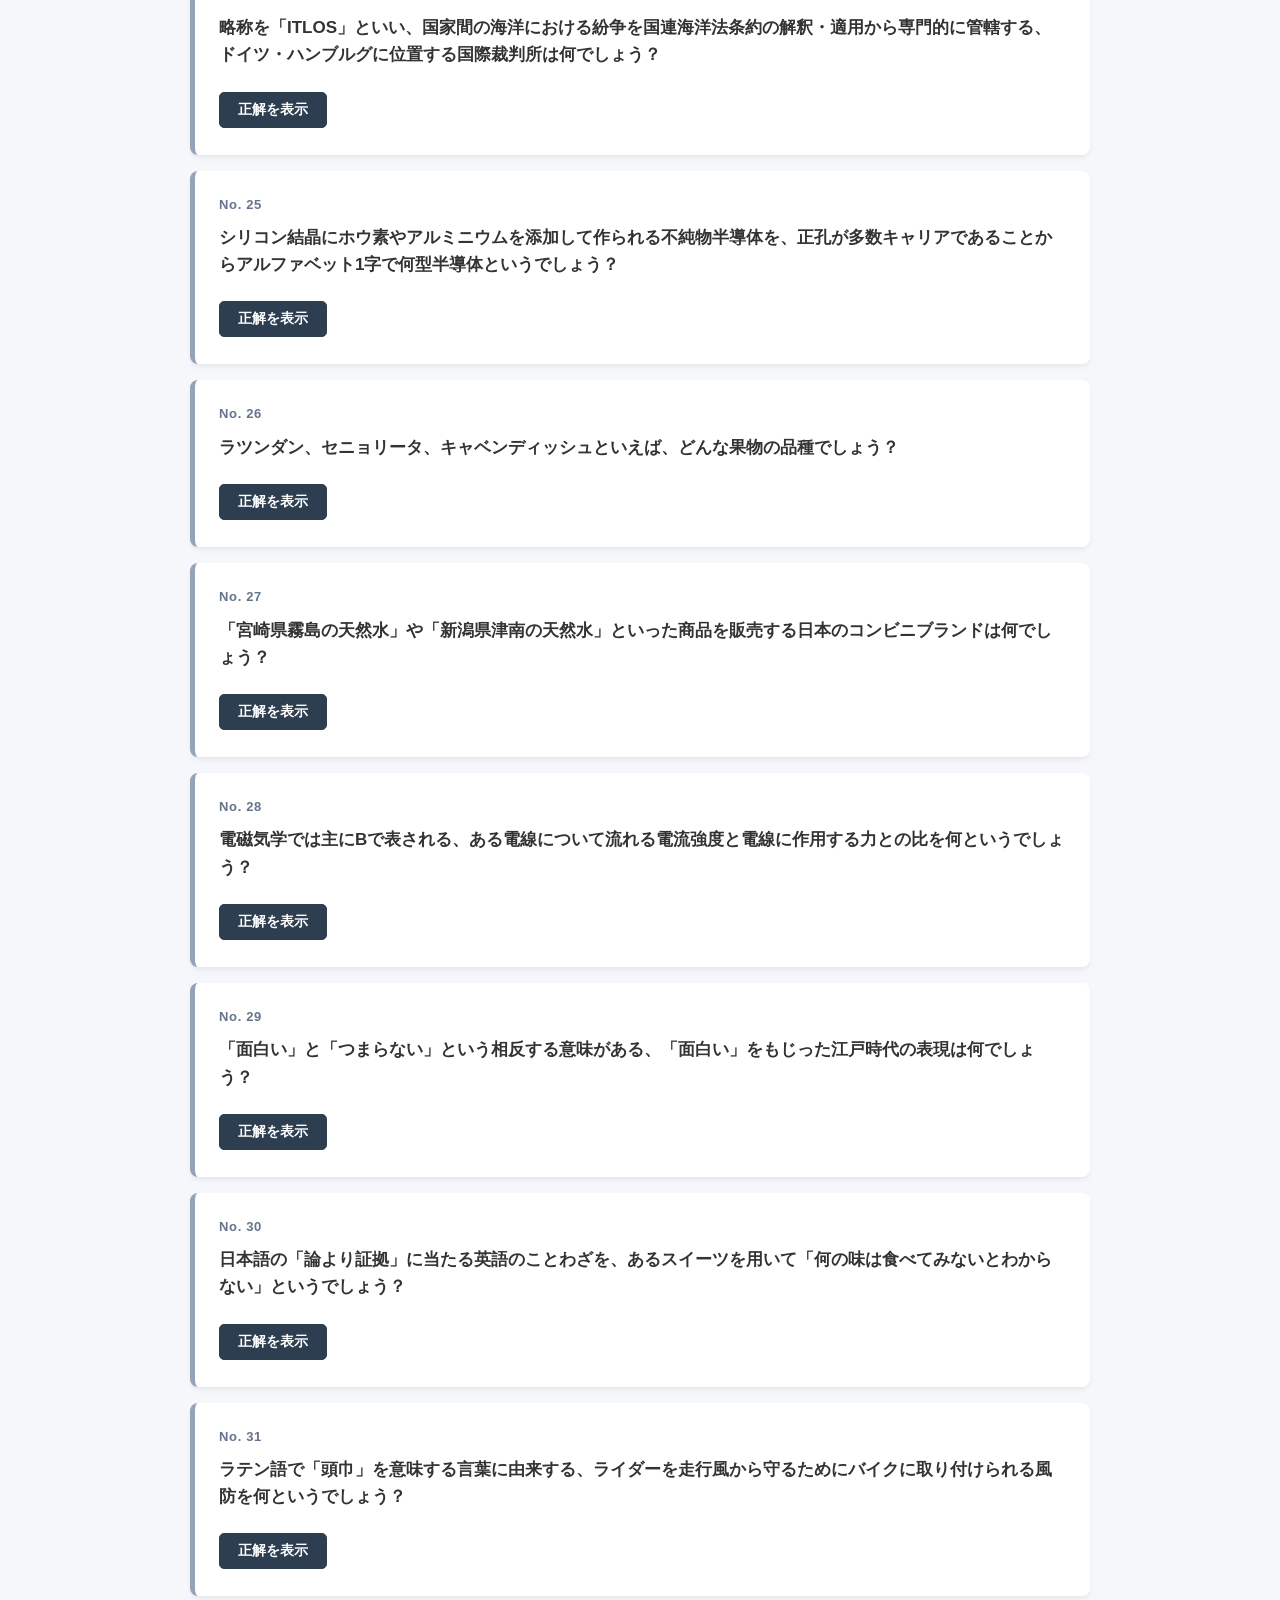
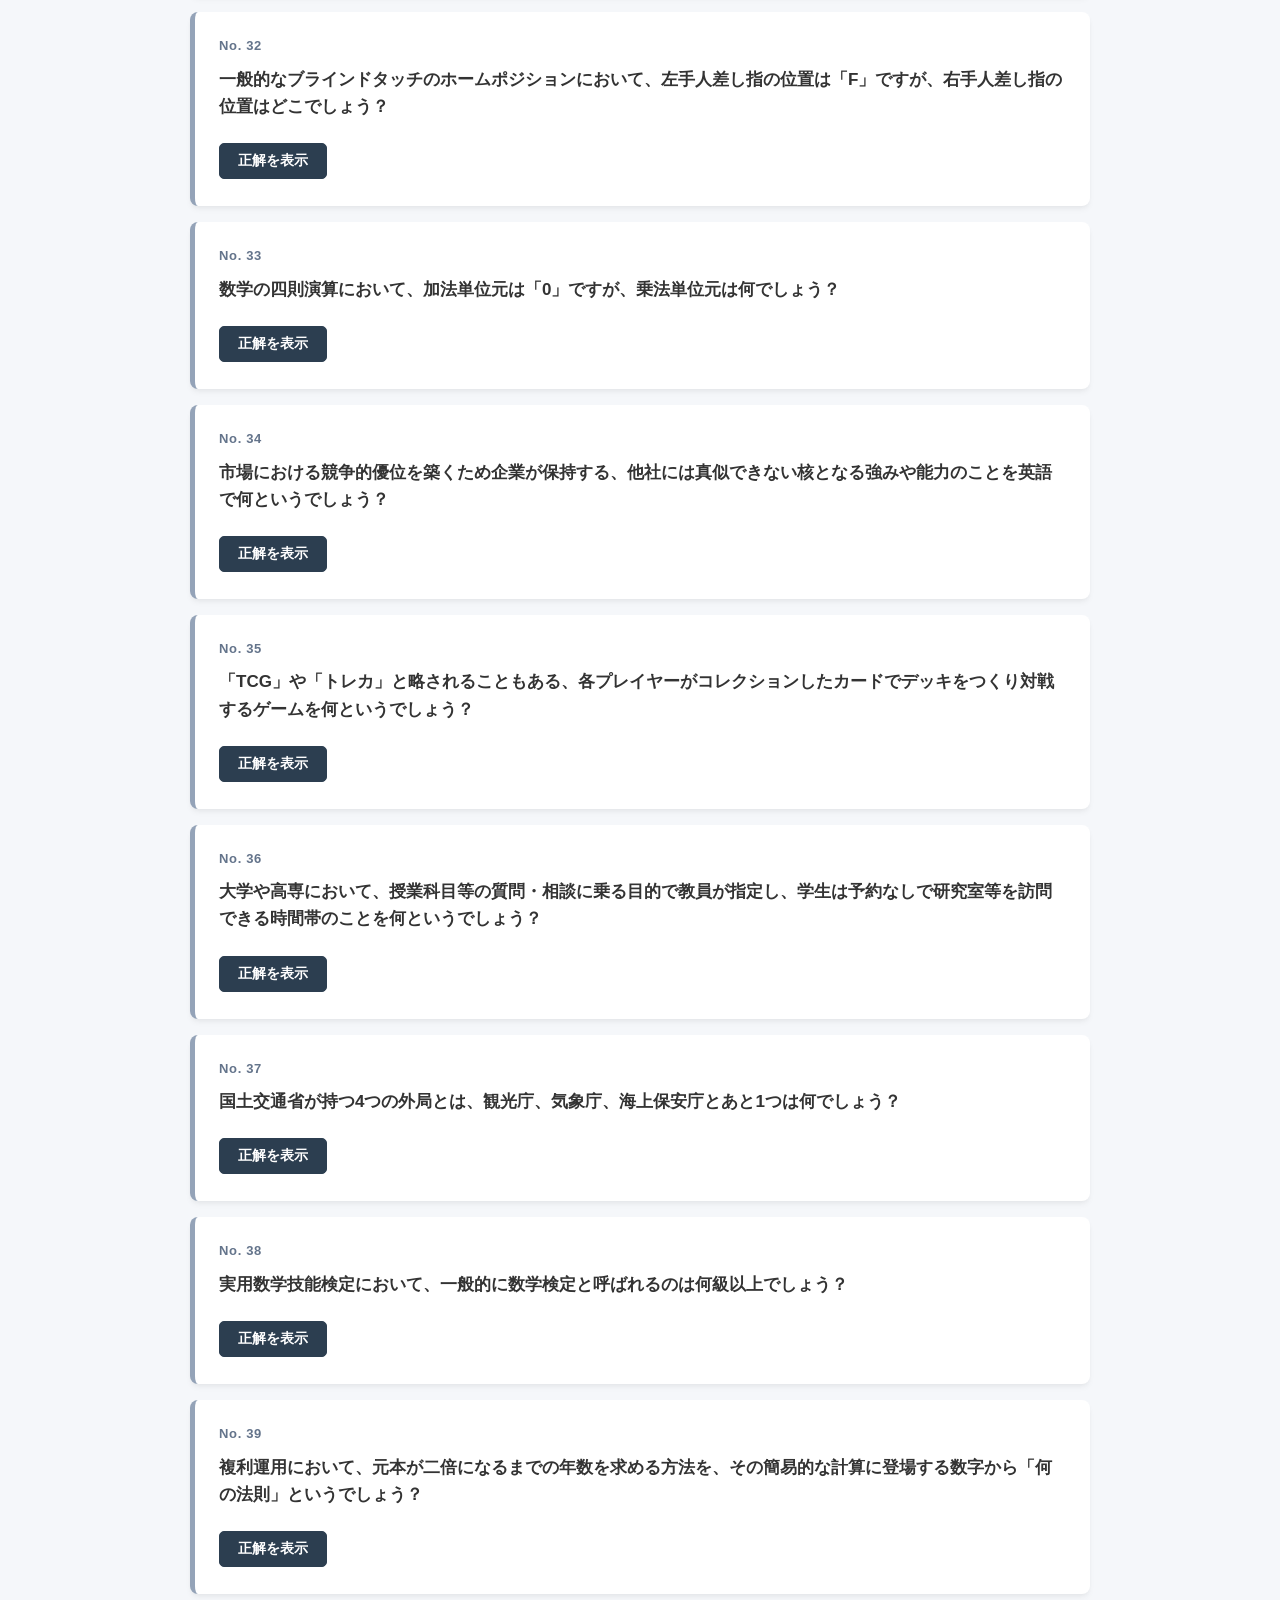
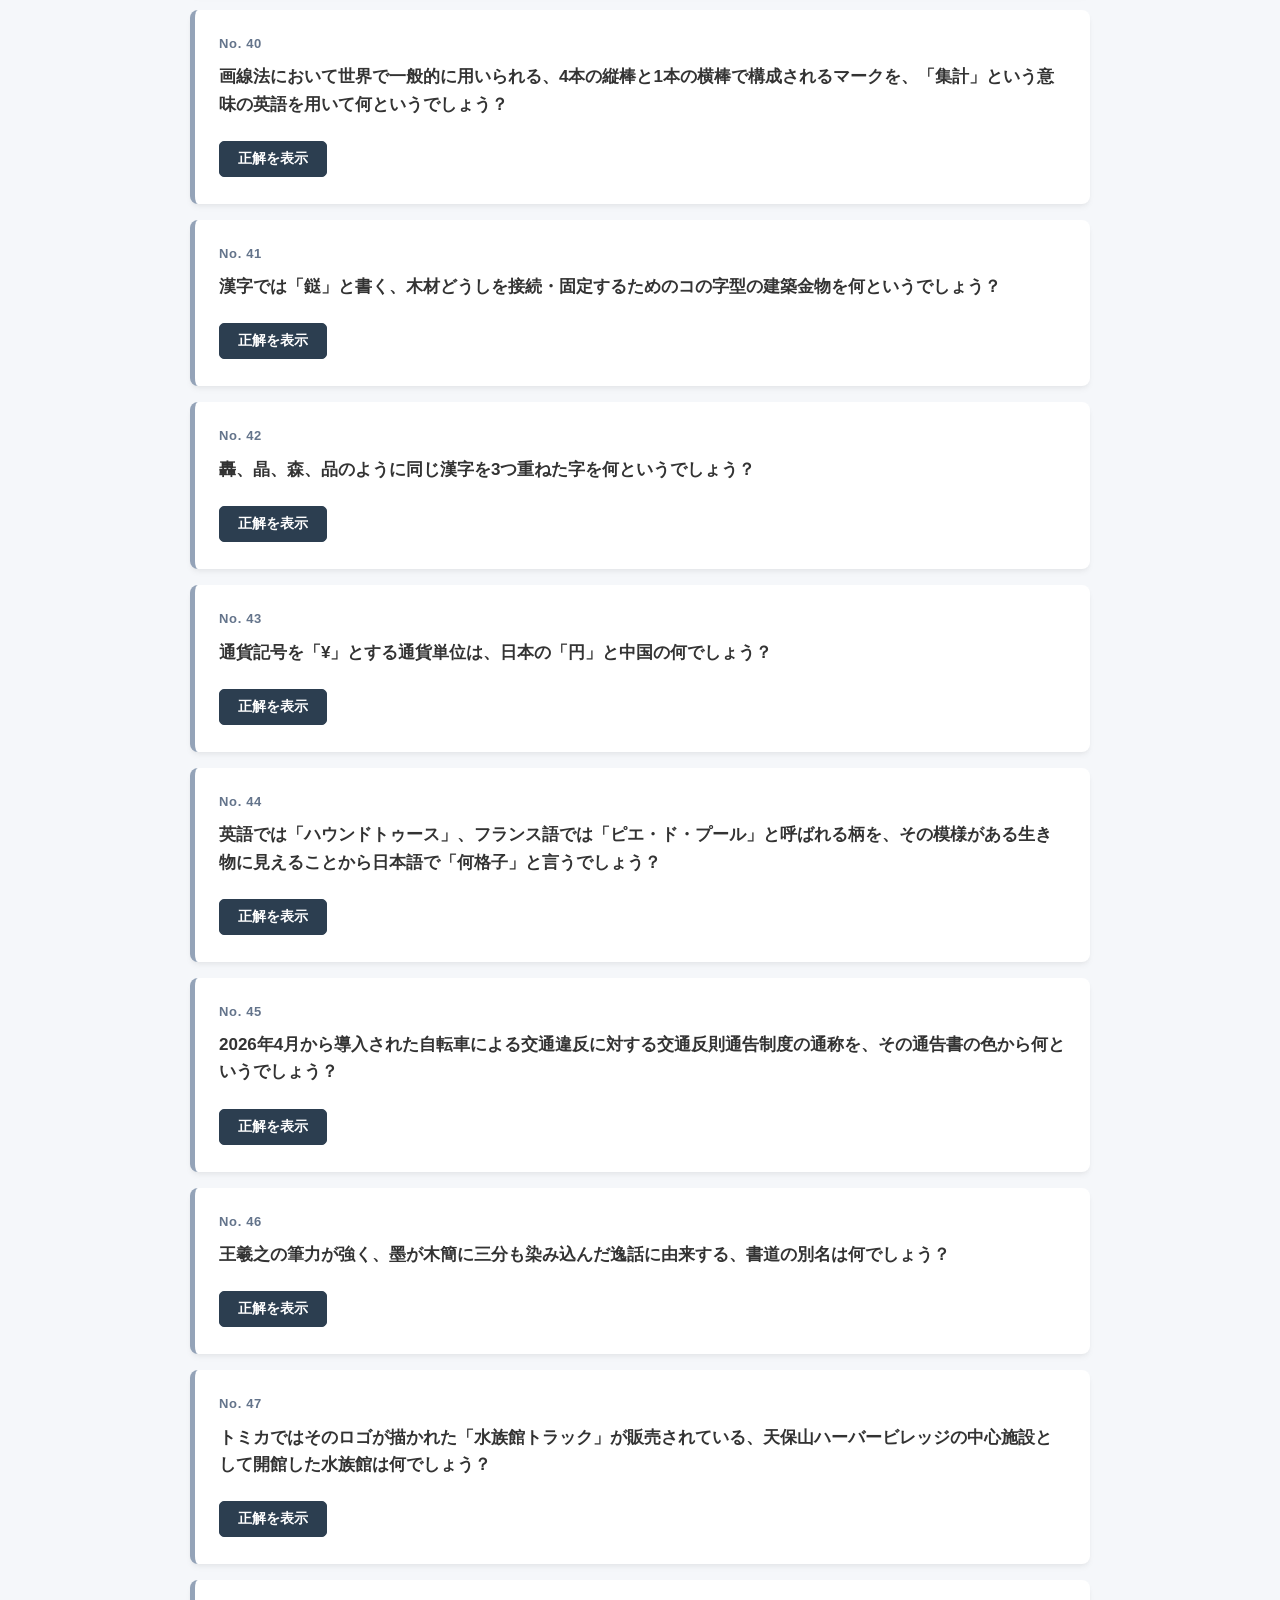
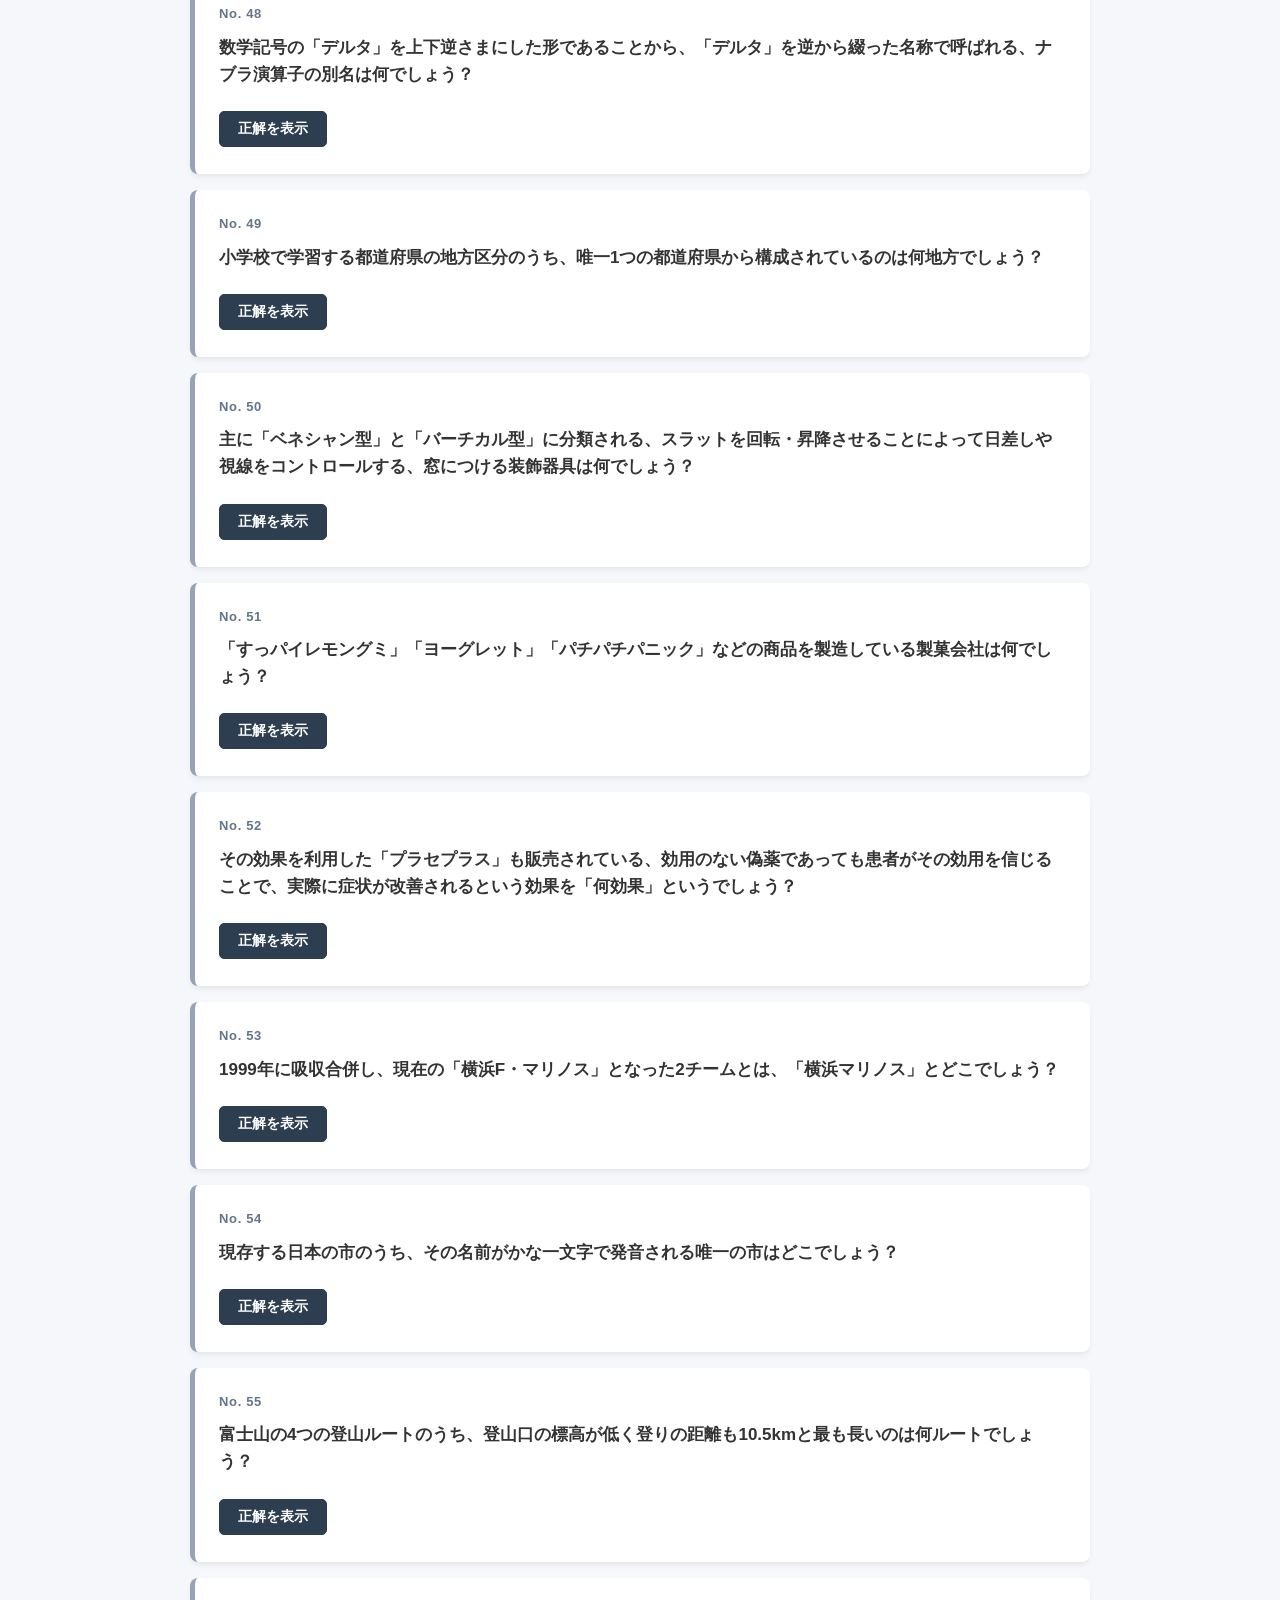
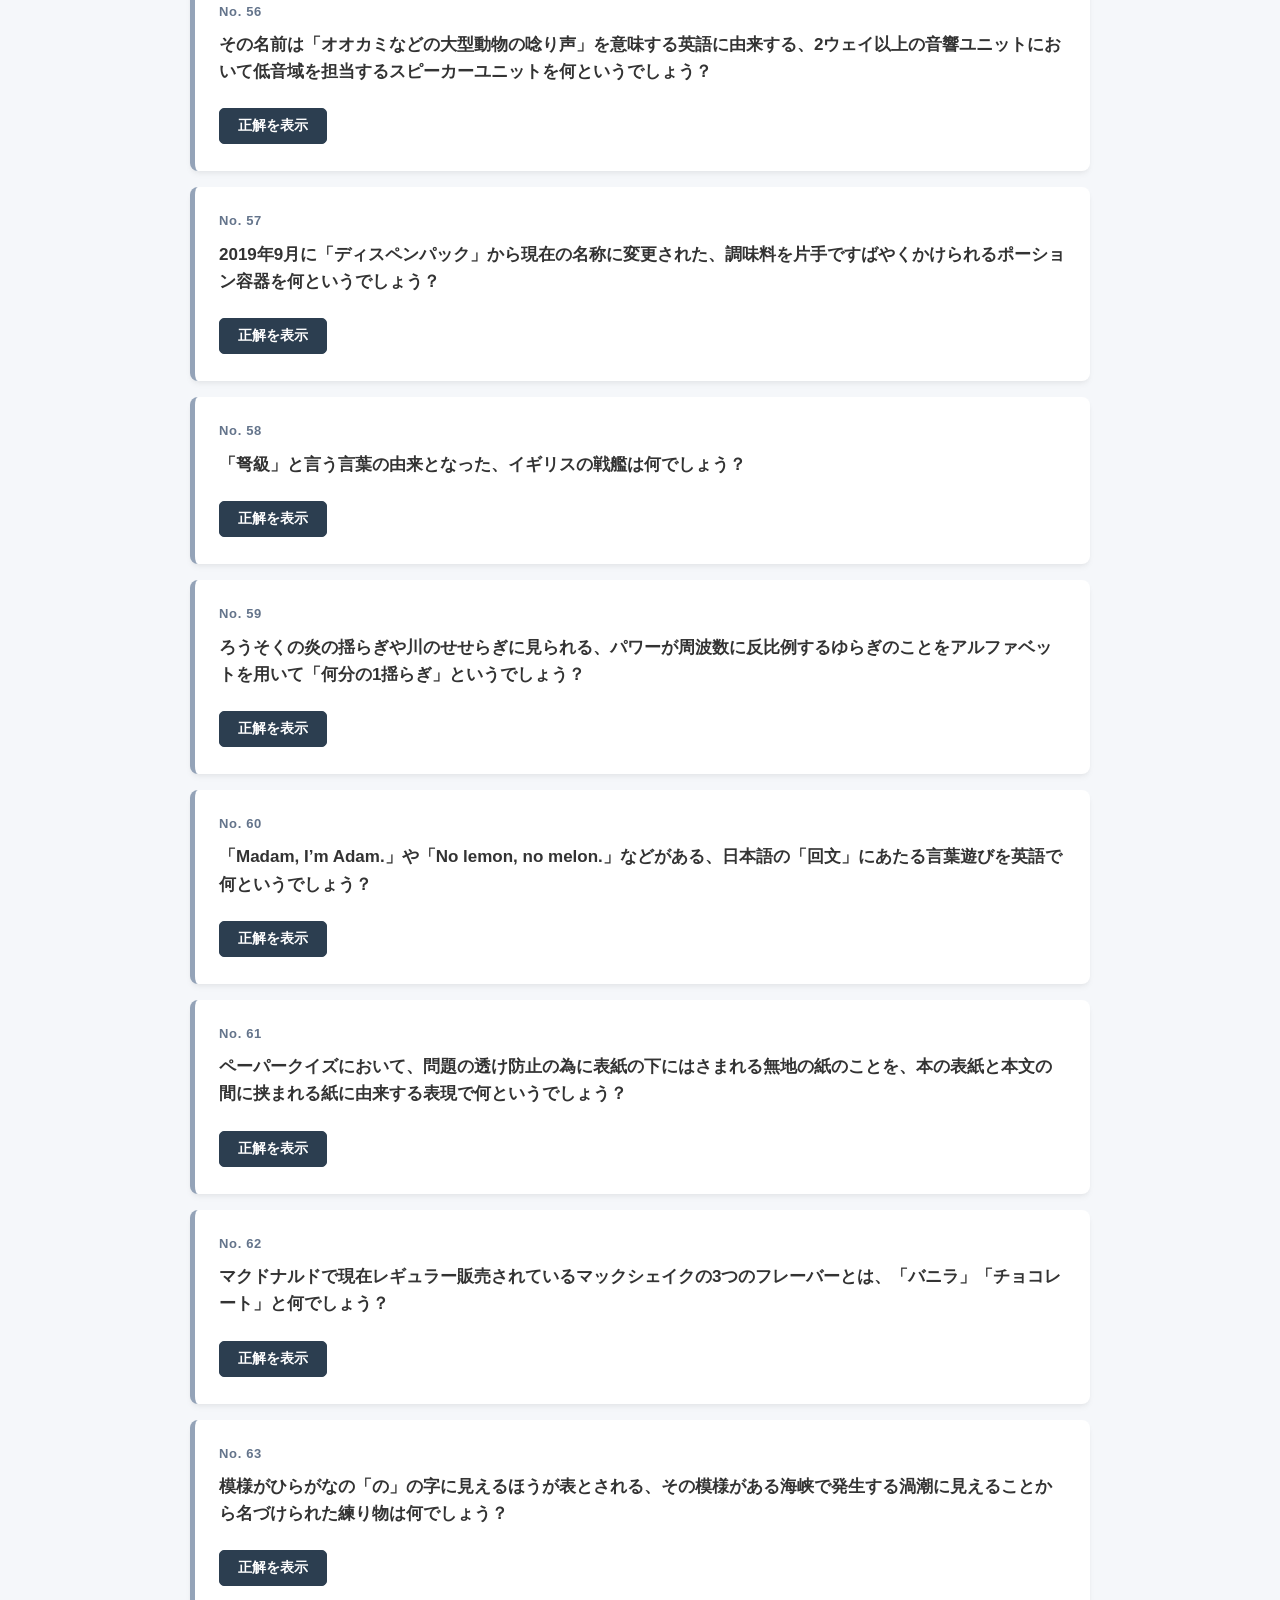
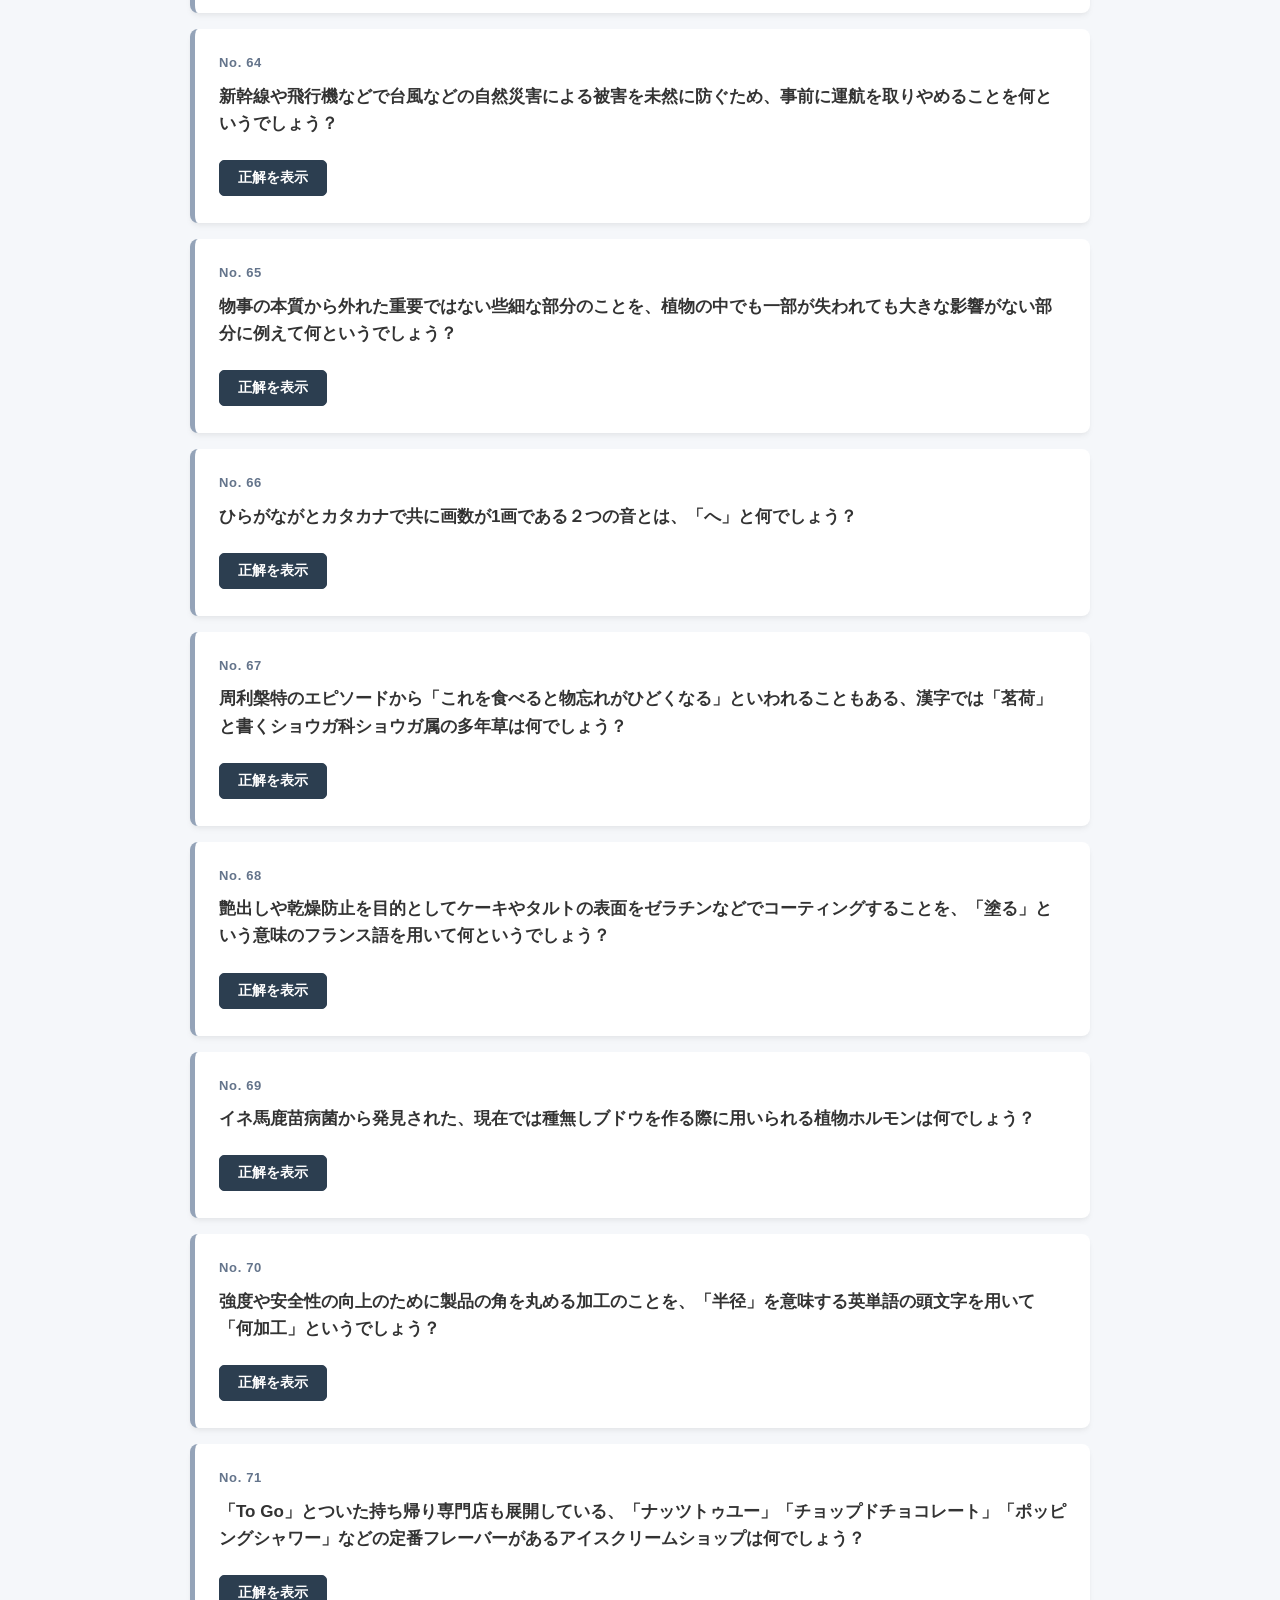
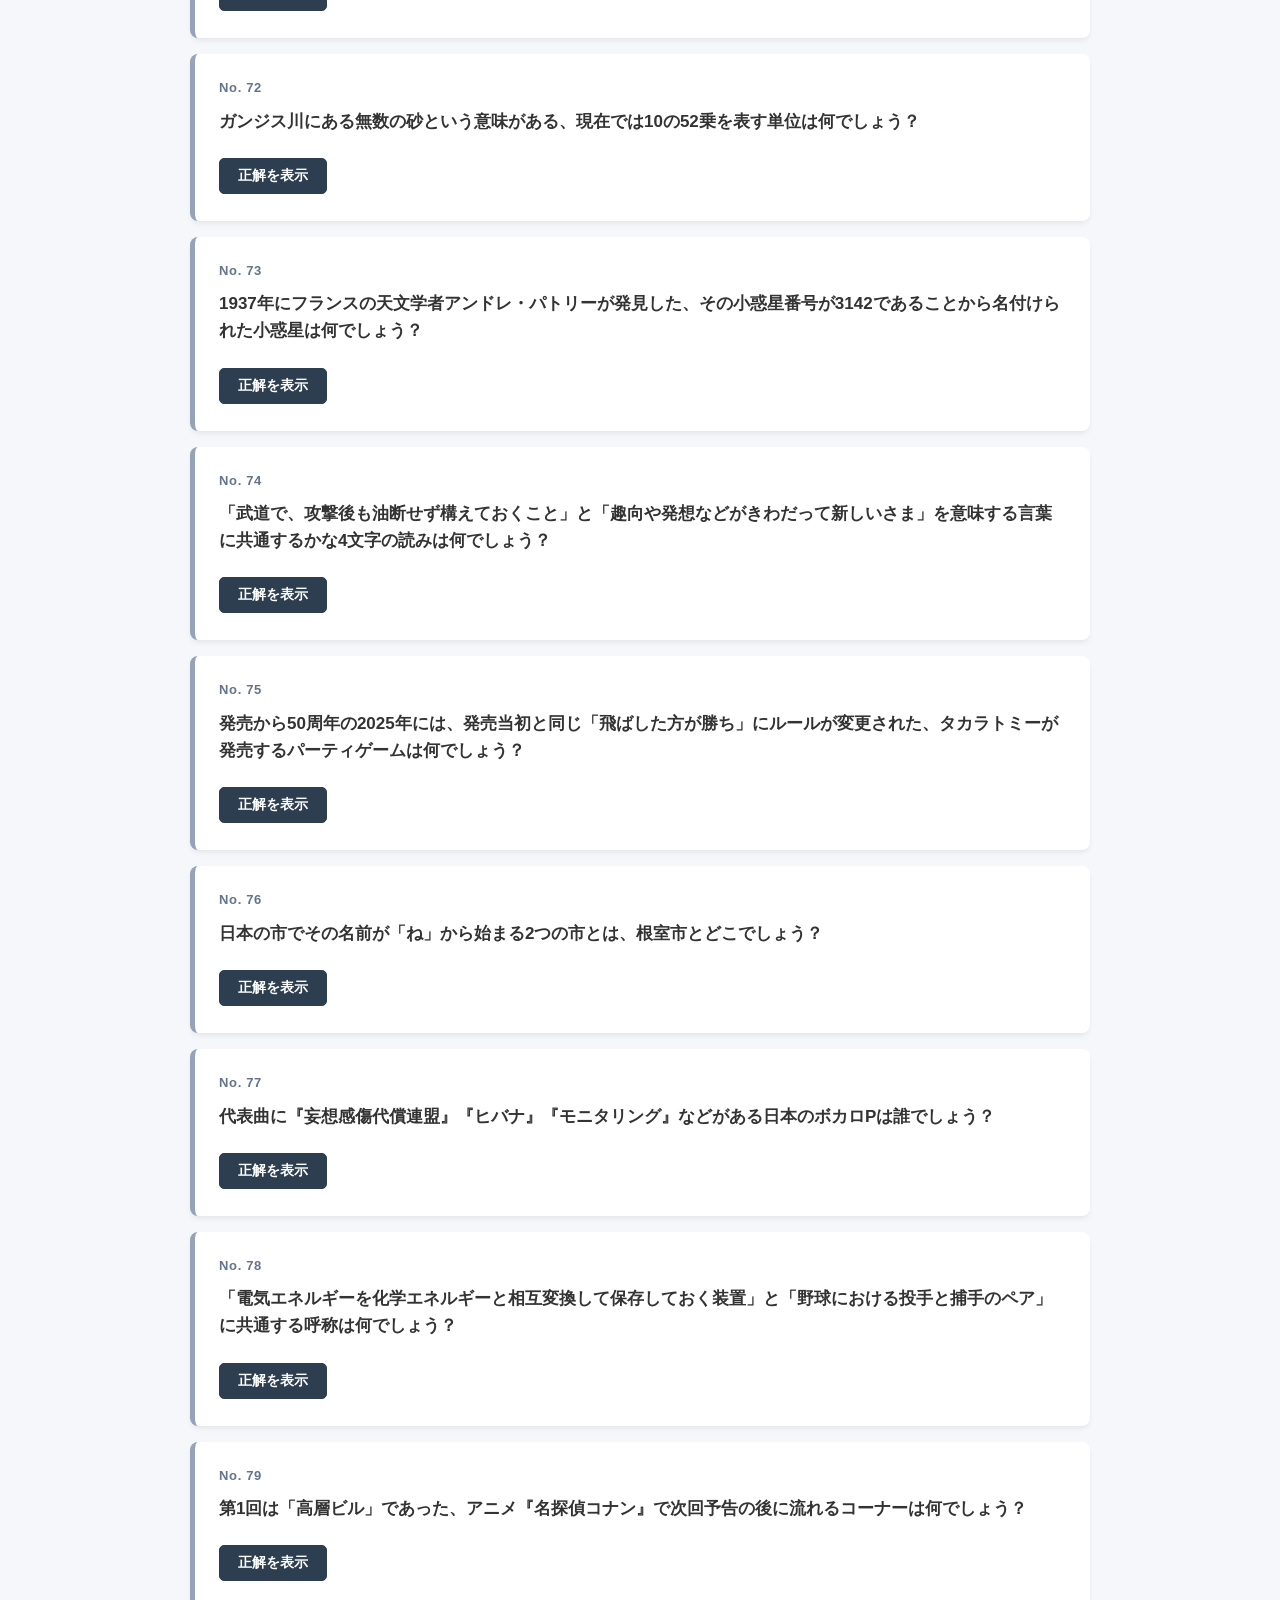
<file: 自作クイズ公開ページ.html>
<!DOCTYPE html>
<html lang="ja">
<head>
    <meta charset="UTF-8">
    <meta name="viewport" content="width=device-width, initial-scale=1.0">
    <title>競技クイズ自作問題集</title>
    <!-- 外部CSSファイルの読み込み -->
    <link rel="stylesheet" href="自作クイズ公開ページ.css">
</head>
<body>

    <h1>競技クイズ自作問題集</h1>

    <!-- 100問ごとのタブが自動生成される場所 -->
    <div id="tabContainer" class="tab-container"></div>

    <!-- クイズ一覧が表示される場所 -->
    <div id="quizContainer">問題を読み込んでいます...</div>

    <script>
        let allQuizzes = [];
        const ITEMS_PER_PAGE = 100; // 1タブあたりの表示問題数

        // 1. 指定されたJSONファイルを読み込む関数
        async function loadQuizData() {
            try {
                // 「クイズ問題集.json」を取得
                const response = await fetch('クイズ問題集.json');
                if (!response.ok) throw new Error('ファイルの読み込みに失敗しました');
                
                allQuizzes = await response.json();
                
                if (allQuizzes.length > 0) {
                    createTabs();      // タブの生成
                    displayQuizzes(0); // 最初の100問を表示
                } else {
                    document.getElementById('quizContainer').textContent = '問題データが空です。';
                }
            } catch (error) {
                document.getElementById('quizContainer').textContent = 'エラー: 問題データを読み込めませんでした。「クイズ問題集.json」ファイルが正しい形式で配置されているか確認してください。';
                console.error(error);
            }
        }

        // 2. 問題数に応じてタブを自動生成する関数
        function createTabs() {
            const tabContainer = document.getElementById('tabContainer');
            const totalItems = allQuizzes.length;
            const tabCount = Math.ceil(totalItems / ITEMS_PER_PAGE);

            for (let i = 0; i < tabCount; i++) {
                const start = i * ITEMS_PER_PAGE + 1;
                const end = Math.min((i + 1) * ITEMS_PER_PAGE, totalItems);
                
                const button = document.createElement('button');
                button.className = `tab-button ${i === 0 ? 'active' : ''}`;
                button.textContent = `${start}～${end}問`;
                
                button.addEventListener('click', () => {
                    // タブの選択状態（見た目）を切り替え
                    document.querySelectorAll('.tab-button').forEach(btn => btn.classList.remove('active'));
                    button.classList.add('active');
                    
                    // クイズを表示して画面の最上部にスクロール
                    displayQuizzes(i);
                    window.scrollTo(0, 0);
                });
                tabContainer.appendChild(button);
            }
        }

        // 3. クイズカードを生成して表示する関数
        function displayQuizzes(pageIndex) {
            const container = document.getElementById('quizContainer');
            container.innerHTML = ''; 

            const start = pageIndex * ITEMS_PER_PAGE;
            const end = start + ITEMS_PER_PAGE;
            const currentQuizzes = allQuizzes.slice(start, end);

            currentQuizzes.forEach((quiz) => {
                const card = document.createElement('div');
                card.className = 'quiz-card';

                // 問題番号の表示
                const header = document.createElement('div');
                header.className = 'quiz-header';
                header.textContent = `No. ${quiz.number || ''}`;
                card.appendChild(header);

                // 問題文の表示
                const qDiv = document.createElement('div');
                qDiv.className = 'quiz-question';
                qDiv.textContent = quiz.question;
                card.appendChild(qDiv);

                // ボタンと答えを表示するエリア
                const actionArea = document.createElement('div');
                actionArea.className = 'action-area';

                // 「正解を表示」ボタン
                const btn = document.createElement('button');
                btn.className = 'show-answer-btn';
                btn.textContent = '正解を表示';
                
                // 答えのテキストボックス
                const aDiv = document.createElement('div');
                aDiv.className = 'answer-box';
                aDiv.textContent = quiz.answer;

                // ボタンクリックで表示・非表示を切り替える（トグル機能）
                btn.addEventListener('click', () => {
                    if (aDiv.style.display === 'block') {
                        aDiv.style.display = 'none';
                        btn.textContent = '正解を表示';
                    } else {
                        aDiv.style.display = 'block';
                        btn.textContent = '正解を隠す';
                    }
                });

                actionArea.appendChild(btn);
                actionArea.appendChild(aDiv);
                card.appendChild(actionArea);

                container.appendChild(card);
            });
        }

        // ページを開いたときにJSONの読み込みを開始
        loadQuizData();
    </script>
</body>
</html>
</file>
<file: 自作クイズ公開ページ.css>
/* 全体のリセットと共通設定 */
body {
    font-family: -apple-system, BlinkMacSystemFont, "Segoe UI", Roboto, "Helvetica Neue", Arial, sans-serif;
    max-width: 900px;
    margin: 0 auto;
    padding: 30px 20px;
    background-color: #f5f7fa;
    color: #333333;
    line-height: 1.5;
}

h1 {
    text-align: center;
    margin-bottom: 35px;
    font-size: 26px;
    color: #2c3e50;
    font-weight: 700;
}

/* タブメニューのエリア */
.tab-container {
    display: flex;
    flex-wrap: wrap;
    gap: 8px;
    margin-bottom: 30px;
    border-bottom: 2px solid #e2e8f0;
    padding-bottom: 12px;
}

/* 通常時のタブボタン */
.tab-button {
    padding: 10px 20px;
    border: 1px solid #cbd5e1;
    background-color: #ffffff;
    cursor: pointer;
    border-radius: 6px;
    font-weight: 600;
    font-size: 14px;
    color: #475569;
    transition: all 0.2s ease;
}

.tab-button:hover {
    background-color: #f1f5f9;
    border-color: #94a3b8;
}

/* 選択されている（アクティブな）タブボタン */
.tab-button.active {
    background-color: #2c3e50;
    color: #ffffff;
    border-color: #2c3e50;
}

/* クイズカード（1問ごとの枠） */
.quiz-card {
    background-color: #ffffff;
    padding: 24px;
    margin-bottom: 16px;
    border-radius: 8px;
    box-shadow: 0 4px 6px -1px rgba(0, 0, 0, 0.05), 0 2px 4px -1px rgba(0, 0, 0, 0.03);
    border-left: 5px solid #94a3b8;
    transition: border-color 0.2s ease;
}

.quiz-card:hover {
    border-left-color: #2c3e50;
}

/* 問題番号 */
.quiz-header {
    font-size: 13px;
    color: #64748b;
    font-weight: 700;
    margin-bottom: 10px;
    letter-spacing: 0.05em;
}

/* 問題文 */
.quiz-question {
    font-size: 17px;
    font-weight: 600;
    line-height: 1.6;
    margin-bottom: 20px;
    word-break: break-all;
}

/* 解答エリア（ボタンと答えの並び） */
.action-area {
    display: flex;
    align-items: center;
    gap: 16px;
    min-height: 42px;
}

/* 正解を表示するボタン */
.show-answer-btn {
    padding: 8px 18px;
    border: 1px solid #2c3e50;
    background-color: #2c3e50;
    color: #ffffff;
    cursor: pointer;
    border-radius: 5px;
    font-size: 14px;
    font-weight: 700;
    transition: background-color 0.2s ease;
    white-space: nowrap;
}

.show-answer-btn:hover {
    background-color: #1a252f;
    border-color: #1a252f;
}

/* 答えの表示ボックス */
/* 【修正】答えの表示ボックス（初期状態：透明で少し左にずらしておく） */
.answer-box {
    font-size: 16px;
    font-weight: 700;
    color: #c0392b; /* 少し濃いめの競技クイズっぽい赤に */
    background-color: #fff5f5;
    padding: 8px 18px;
    border-radius: 6px;
    border-left: 4px solid #e74c3c; /* 左側に太い赤ラインを入れて引き締める */
    box-shadow: 0 2px 4px rgba(231, 76, 60, 0.1);
    word-break: break-all;
    
    /* アニメーション用の設定 */
    opacity: 0;
    max-height: 0; /* 高さをゼロにする */
    overflow: hidden; /* はみ出た文字を隠す */
    transform: translateY(-5px); /* 少し上から落ちてくる動き用 */
    transition: all 0.3s ease; /* 0.3秒かけて滑らかに変化させる */
}

/* 【追加】前に「A. 」という文字を自動で付与する（こだわり演出） */
.answer-box::before {
    content: "A. ";
    font-size: 14px;
    color: #e74c3c;
    margin-right: 6px;
    border: 1px solid #e74c3c;
    padding: 1px 4px;
    border-radius: 3px;
    background-color: #ffffff;
    vertical-align: middle;
}

/* ボタンが押されて「is-open」クラスがついた時の状態（表示状態） */
.answer-box.is-open {
    opacity: 1;
    max-height: 100px; /* 答えが表示されるのに十分な高さ */
    padding: 8px 18px; /* 開いたときに上下の余白を作る */
    border-left: 5px solid #e74c3c; /* 左側に太い赤ラインを出現させる */
    transform: translateY(0); /* 元の位置に戻る */
    margin-top: 5px;
}
</file>
